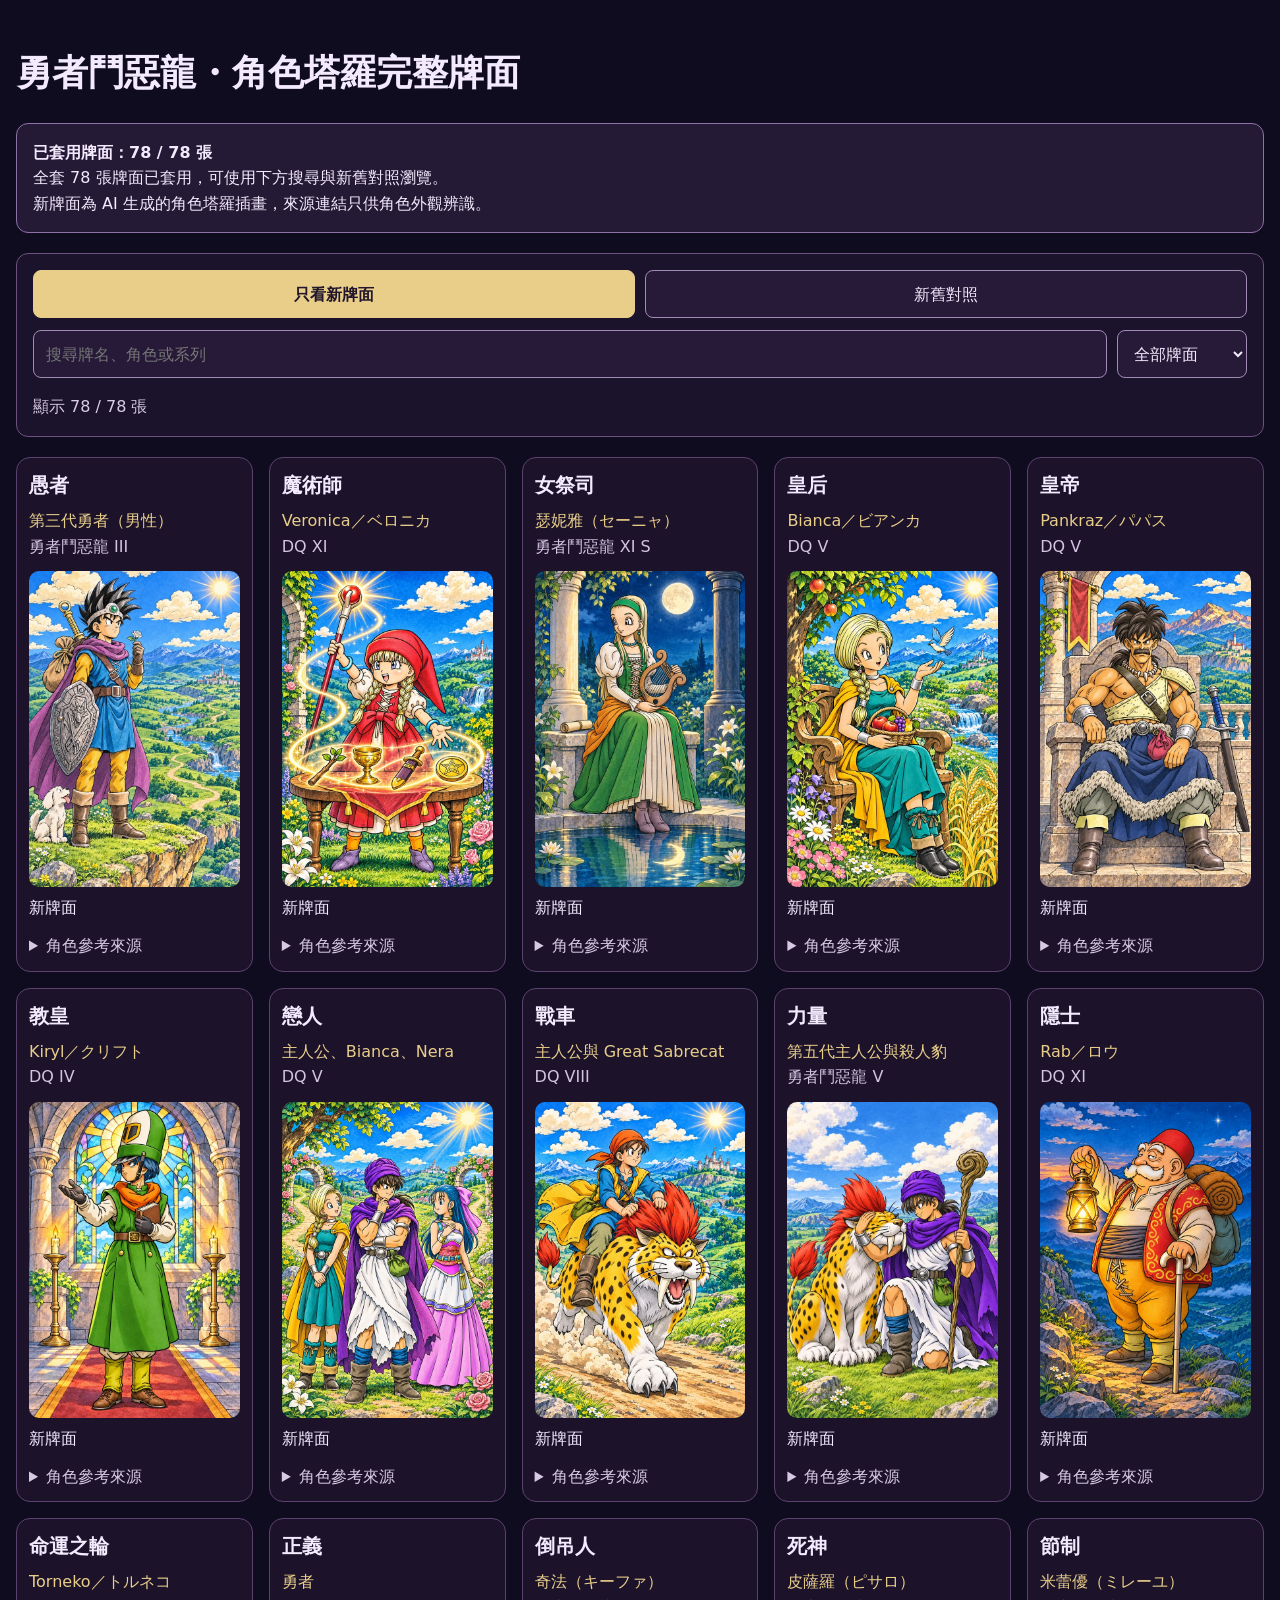
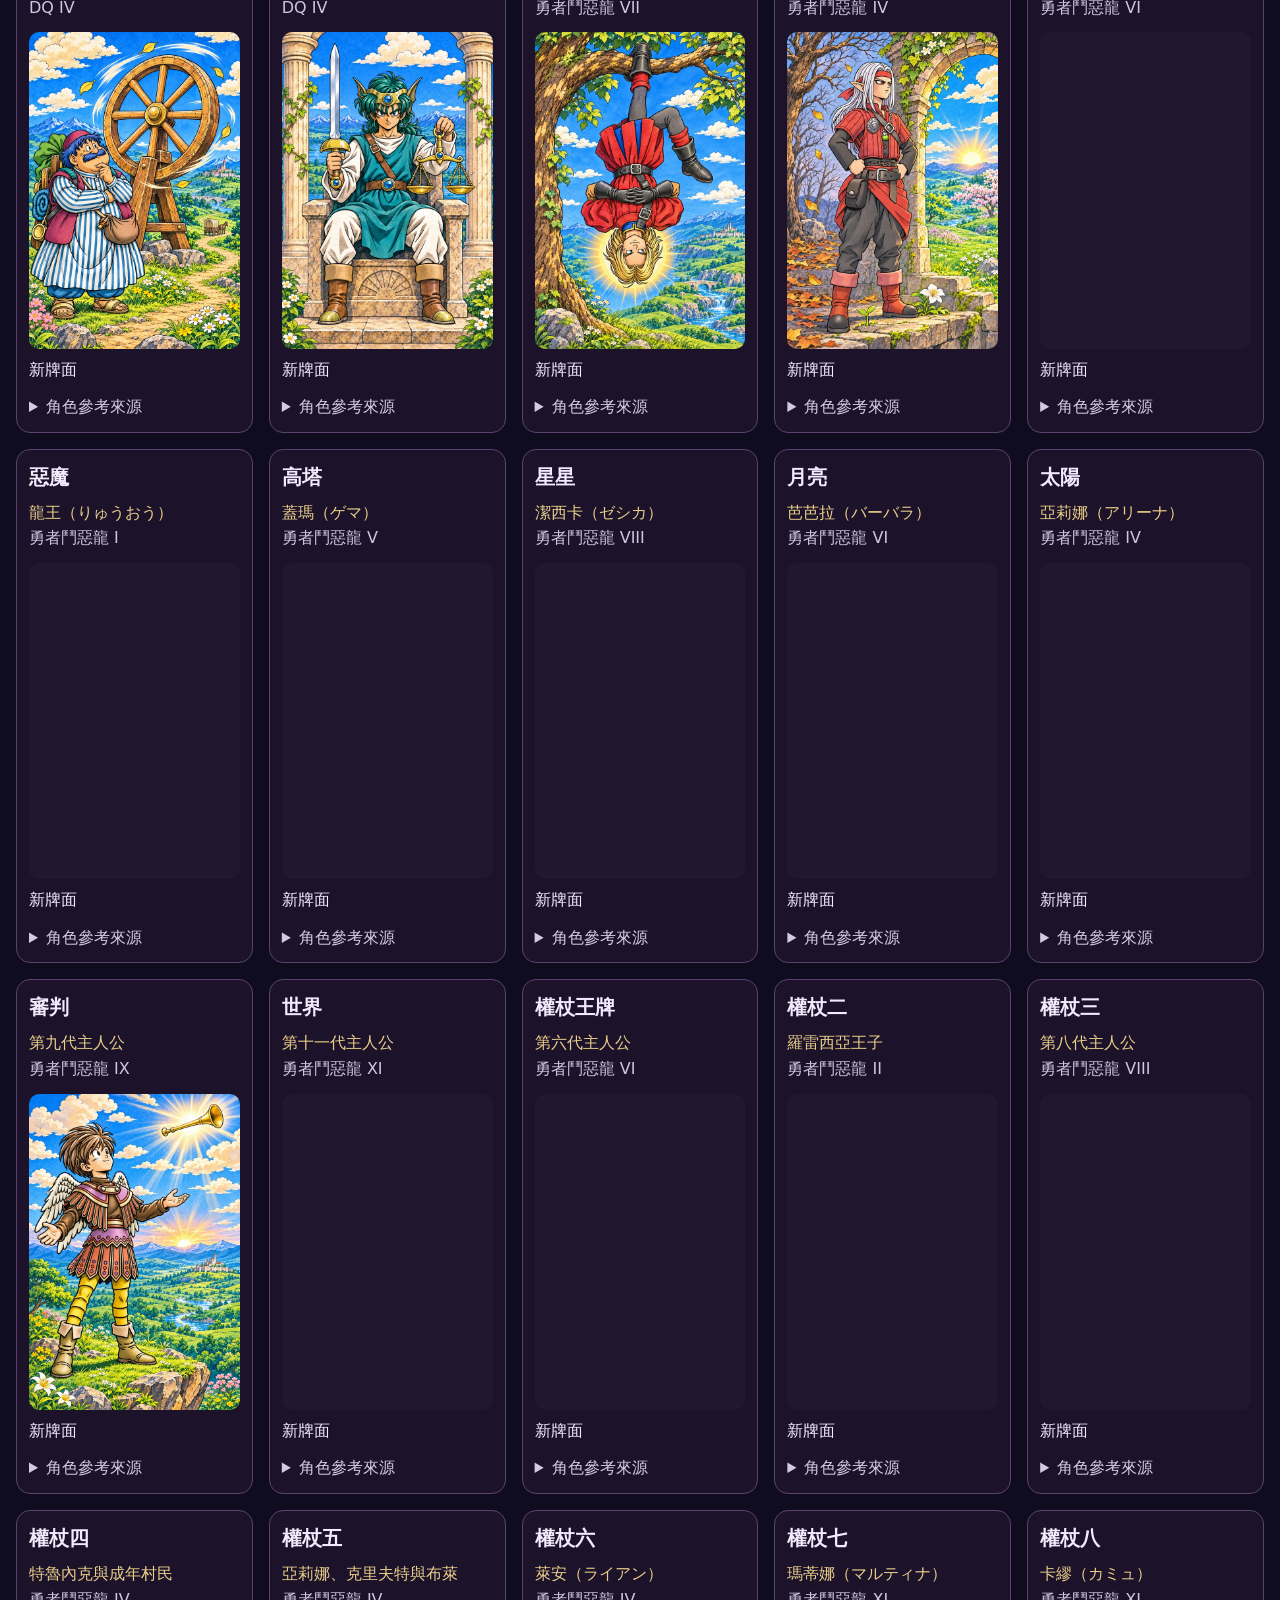
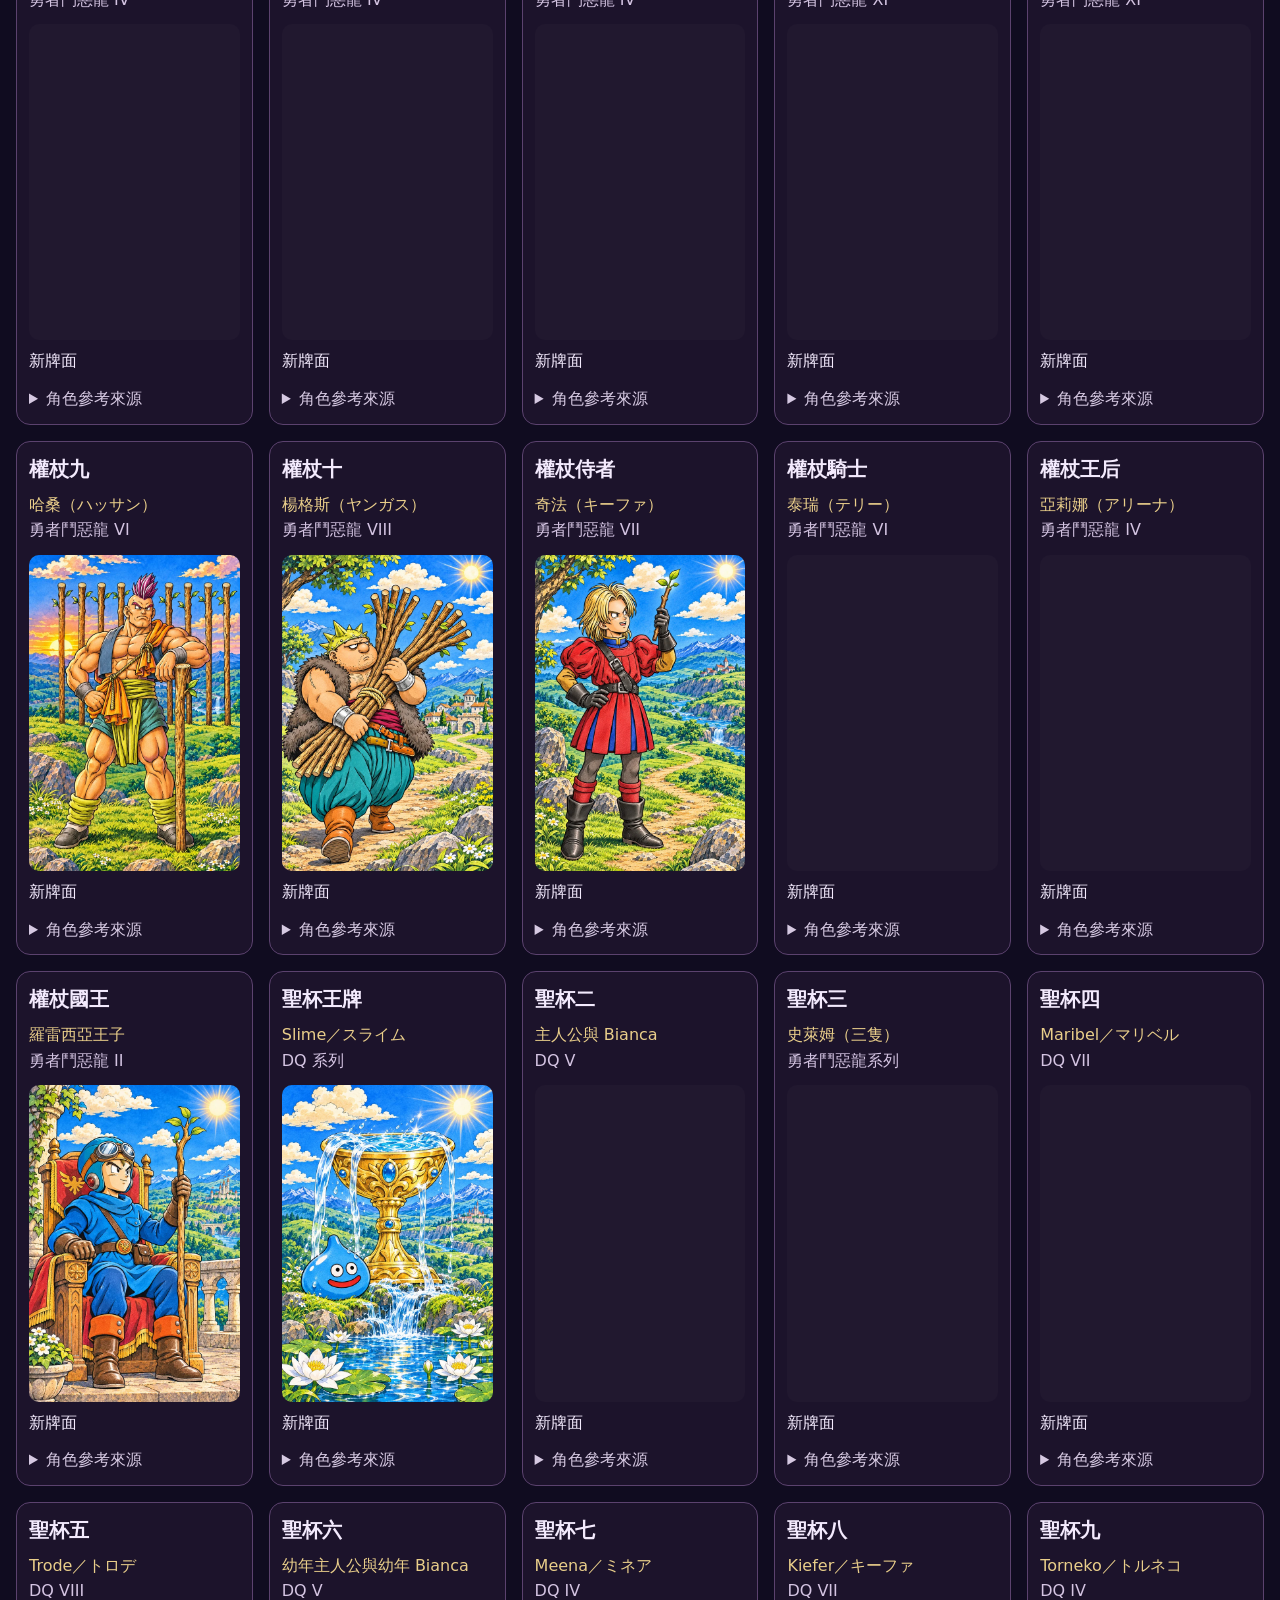
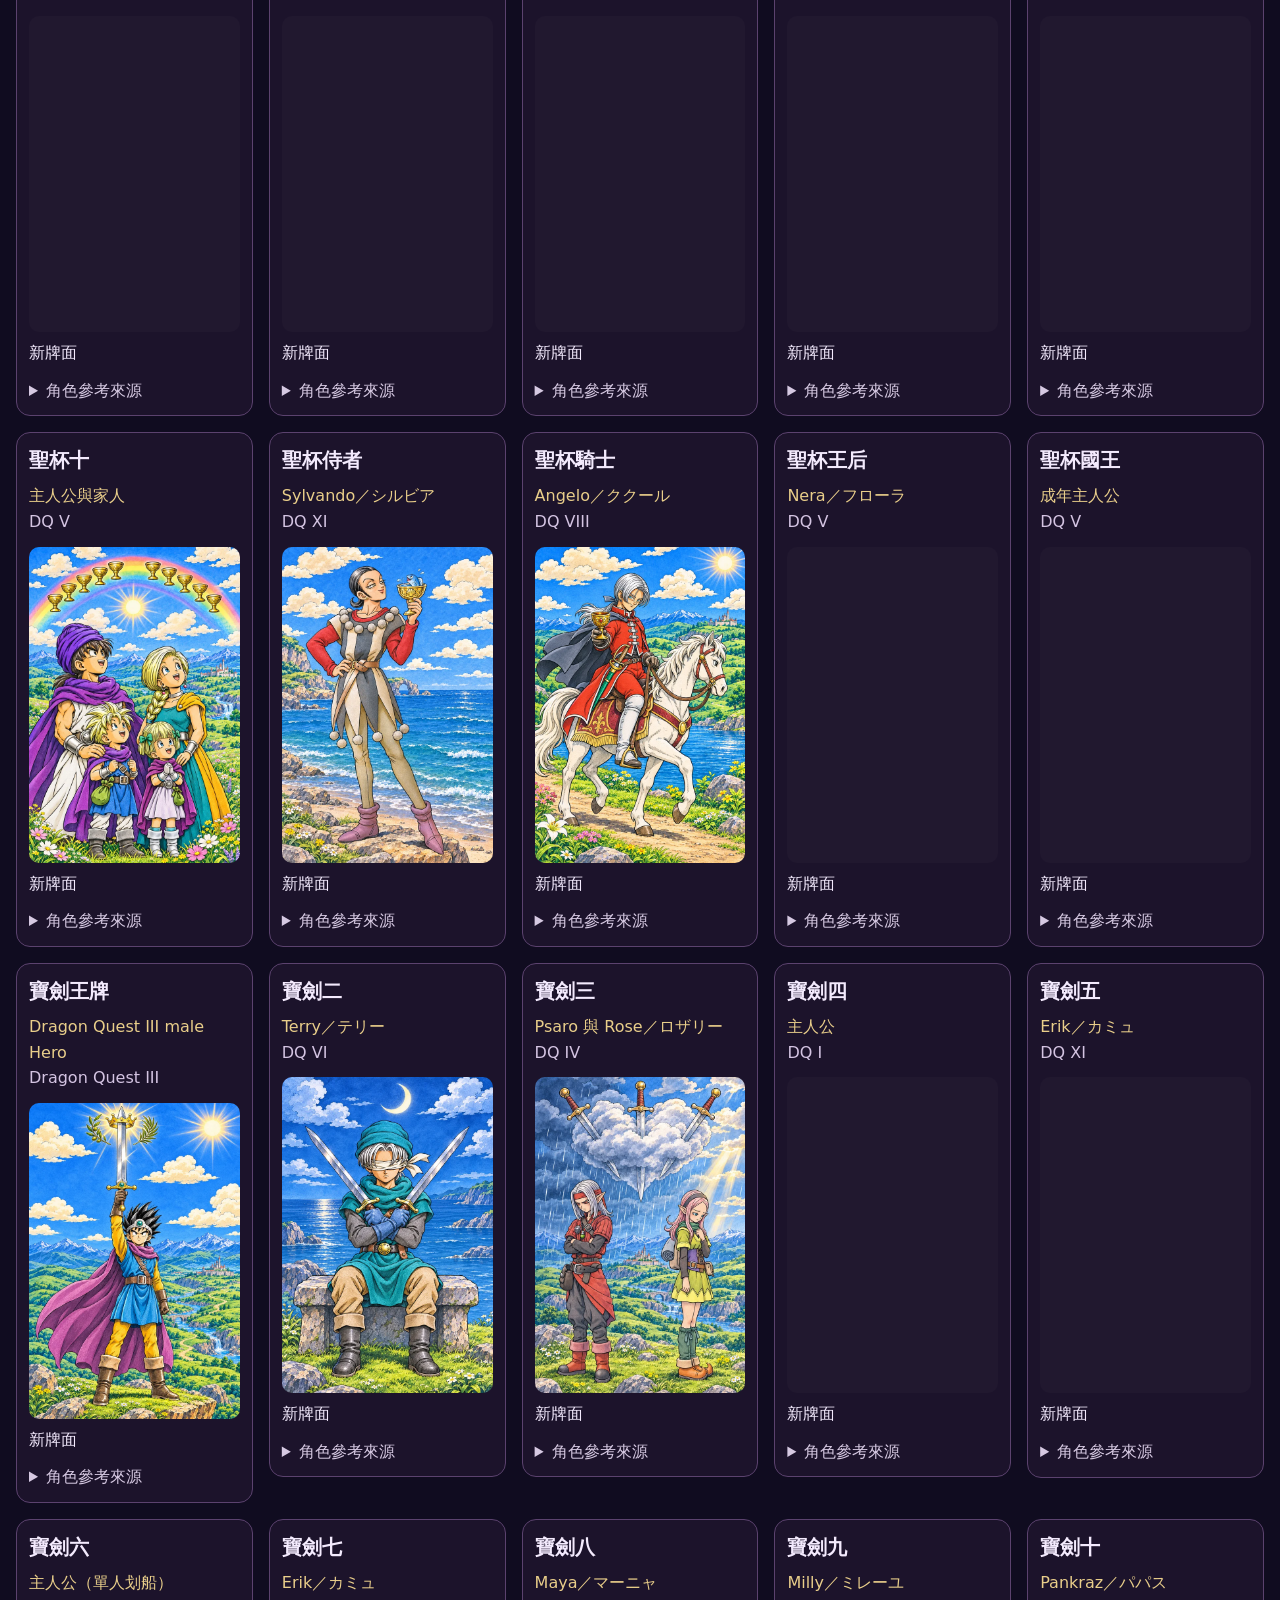
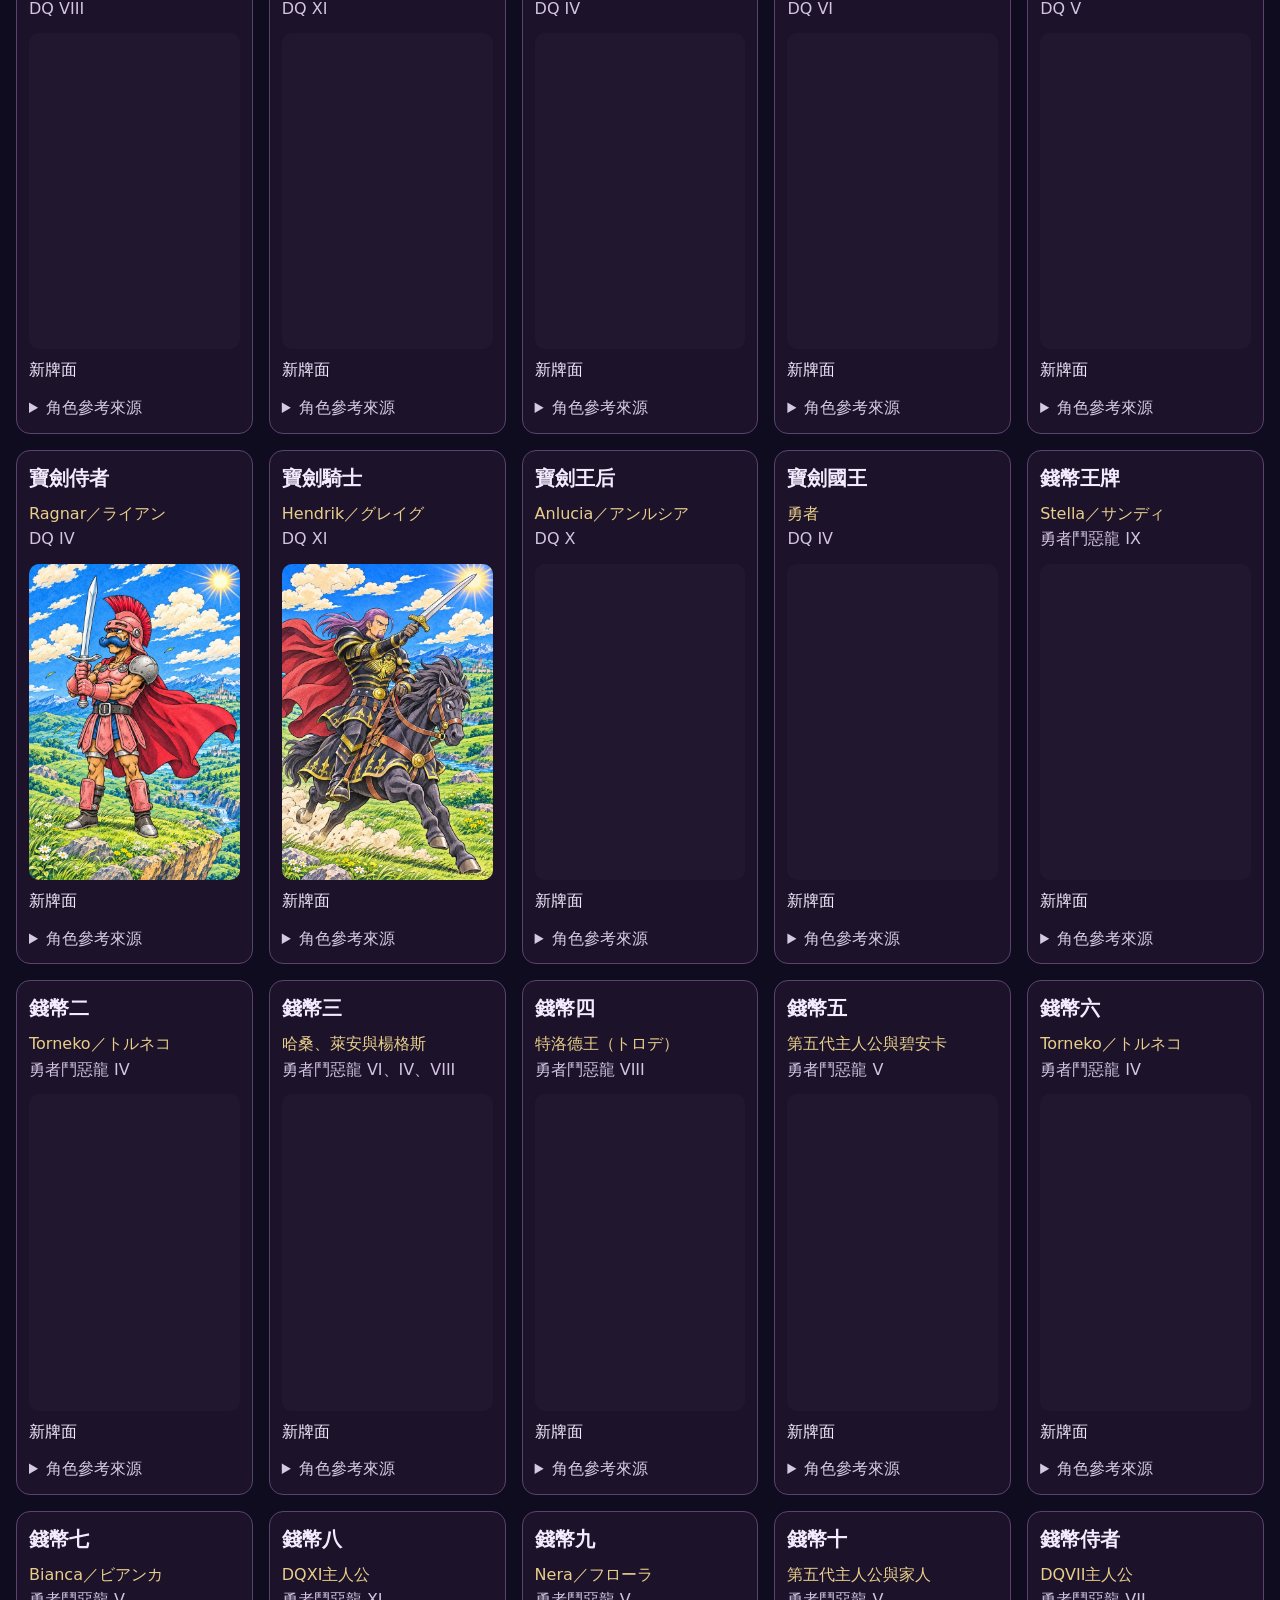
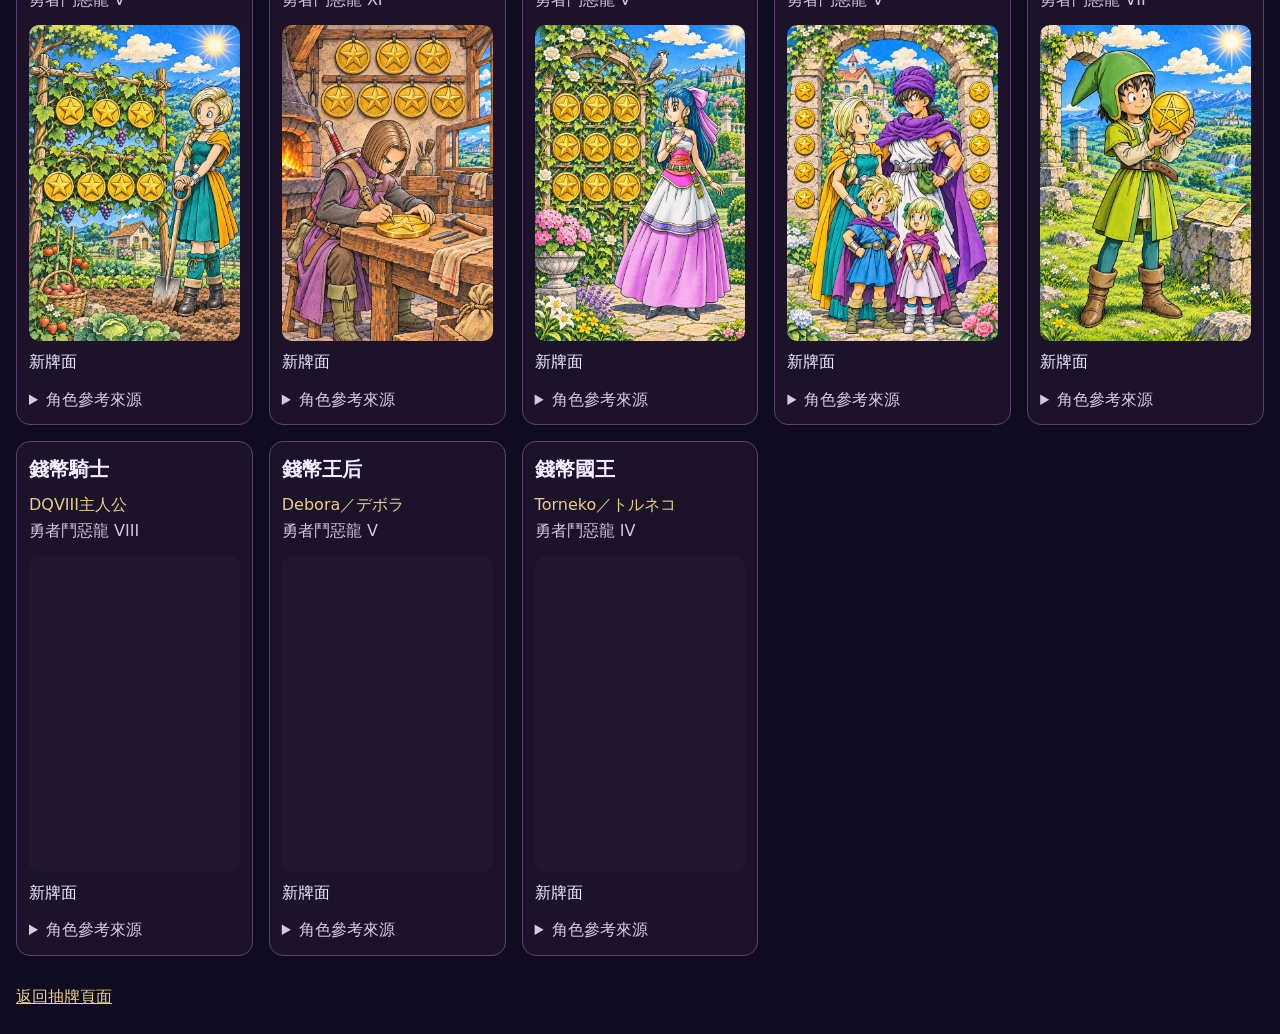
<file: output/card-deck/dq-heroes-v1/preview.html>
<!doctype html><html lang="zh-TW"><head><meta charset="utf-8"><meta name="viewport" content="width=device-width,initial-scale=1"><title>勇者鬥惡龍・角色塔羅完整牌面</title><style>
*{box-sizing:border-box}[hidden]{display:none!important}body{margin:0;padding:24px 16px;background:#100c20;color:#f3eafd;font:16px/1.6 system-ui,sans-serif}main{max-width:1280px;margin:auto}h1{font-size:clamp(24px,6vw,36px);line-height:1.4}h2{font-size:20px;line-height:1.5;margin:0 0 8px}.notice{padding:16px;border:1px solid #8e72a6;border-radius:12px;background:#251a36}.controls{margin:20px 0;padding:16px;border:1px solid #6d527f;border-radius:12px;background:#1b122b}.view-controls,.filter-controls{display:flex;gap:10px;flex-wrap:wrap}.filter-controls{margin-top:12px}button,input,select{font:inherit;min-height:48px;border:1px solid #a18ab4;border-radius:8px;padding:10px 12px;color:#f3eafd;background:#261a38}button{flex:1;cursor:pointer}button[aria-pressed="true"]{background:#e9ce8a;color:#21162c;border-color:#e9ce8a;font-weight:700}input{flex:1;min-width:150px;width:100%}select{min-width:130px}button:focus-visible,input:focus-visible,select:focus-visible,a:focus-visible,summary:focus-visible{outline:3px solid #e9ce8a;outline-offset:3px}.filter-label{display:block;margin-bottom:6px}.cards{display:grid;grid-template-columns:repeat(auto-fill,minmax(200px,1fr));gap:16px;align-items:start}.card{padding:12px;min-width:0;border:1px solid #5b426e;border-radius:14px;background:#1c132b}.character{margin:0 0 12px;color:#e9ce8a;overflow-wrap:anywhere}.character span{color:#d4c4e2}.pair{display:grid;grid-template-columns:minmax(0,1fr);gap:16px}figure{margin:0;min-width:0}img,.pending{display:block;width:100%;aspect-ratio:2/3;object-fit:contain;background:#21182f;border-radius:10px}.pending{display:grid;place-items:center;color:#cfbfdf;border:1px dashed #8e72a6;text-align:center}.original{display:none}figcaption{font-size:16px;margin-top:8px}a{color:#e9ce8a}.art-link{display:block}.references{margin-top:12px;color:#d6c9e2}.references summary{cursor:pointer}p{overflow-wrap:anywhere}.view-compare .cards{grid-template-columns:repeat(auto-fill,minmax(440px,1fr))}.view-compare .original{display:block}.view-compare .pair{grid-template-columns:repeat(2,minmax(0,1fr))}.count{margin-bottom:0;color:#d9cce4}footer{margin-top:28px}.empty{padding:20px;border:1px dashed #8e72a6;border-radius:12px}
@media(max-width:600px){.cards{grid-template-columns:repeat(2,minmax(0,1fr));gap:12px}.card{padding:8px}h2{font-size:18px}.view-compare .cards,.view-compare .pair{grid-template-columns:minmax(0,1fr)}.view-compare .card{padding:12px}.controls{padding:12px}button{padding:10px 8px}.character{line-height:1.5}.references summary{overflow-wrap:anywhere}}
</style></head><body class="view-new"><main><h1>勇者鬥惡龍・角色塔羅完整牌面</h1><p class="notice"><strong>已套用牌面：78 / 78 張</strong><br>全套 78 張牌面已套用，可使用下方搜尋與新舊對照瀏覽。<br>新牌面為 AI 生成的角色塔羅插畫，來源連結只供角色外觀辨識。</p><section class="controls" aria-label="牌面瀏覽設定"><div class="view-controls" role="group" aria-label="顯示方式"><button type="button" data-view="new" aria-pressed="true">只看新牌面</button><button type="button" data-view="compare" aria-pressed="false">新舊對照</button></div><div class="filter-controls"><input id="search" type="search" placeholder="搜尋牌名、角色或系列" aria-label="搜尋牌名、角色或系列"><select id="status" aria-label="完成狀態"><option value="all">全部牌面</option><option value="ready">已完成牌面</option><option value="pending">待製作</option></select></div><p class="count" id="visibleCount" role="status"></p></section><div class="cards" id="cards"><article class="card" data-ready="true" data-search="愚者 the fool 第三代勇者（男性） 勇者鬥惡龍 iii"><h2>愚者</h2><p class="character">第三代勇者（男性）<br><span>勇者鬥惡龍 III</span></p><div class="pair"><figure class="original"><img src="../../../images/cards/0.webp" alt="愚者更新前牌面" loading="lazy" decoding="async"><figcaption>更新前牌面</figcaption></figure><figure><a class="art-link" href="../../../images/cards/dq-heroes-v1/card-00.webp?v=daa796c7b122" target="_blank" rel="noopener" aria-label="放大愚者新牌面"><img src="../../../images/cards/dq-heroes-v1/card-00.webp?v=daa796c7b122" alt="愚者新牌面" loading="lazy" decoding="async"></a><figcaption>新牌面</figcaption></figure></div><details class="references"><summary>角色參考來源</summary><p><a href="https://www.dragonquest.jp/roto-trilogy/dq3/character/index.html" target="_blank" rel="noopener noreferrer">參考 1</a>、<a href="https://www.dragonquest.jp/roto-trilogy/dq3/character/_img/player/chara_a.png" target="_blank" rel="noopener noreferrer">參考 2</a></p></details></article><article class="card" data-ready="true" data-search="魔術師 the magician veronica／ベロニカ dq xi"><h2>魔術師</h2><p class="character">Veronica／ベロニカ<br><span>DQ XI</span></p><div class="pair"><figure class="original"><img src="../../../images/cards/1.webp" alt="魔術師更新前牌面" loading="lazy" decoding="async"><figcaption>更新前牌面</figcaption></figure><figure><a class="art-link" href="../../../images/cards/dq-heroes-v1/card-01.webp?v=2c814f0a2329" target="_blank" rel="noopener" aria-label="放大魔術師新牌面"><img src="../../../images/cards/dq-heroes-v1/card-01.webp?v=2c814f0a2329" alt="魔術師新牌面" loading="lazy" decoding="async"></a><figcaption>新牌面</figcaption></figure></div><details class="references"><summary>角色參考來源</summary><p><a href="https://www.dq11.jp/s/pf/characters/_img/veronica/chara_2d_sp.png" target="_blank" rel="noopener noreferrer">參考 1</a>、<a href="https://www.dq11.jp/s/pf/characters/veronica.html" target="_blank" rel="noopener noreferrer">參考 2</a></p></details></article><article class="card" data-ready="true" data-search="女祭司 the high priestess 瑟妮雅（セーニャ） 勇者鬥惡龍 xi s"><h2>女祭司</h2><p class="character">瑟妮雅（セーニャ）<br><span>勇者鬥惡龍 XI S</span></p><div class="pair"><figure class="original"><img src="../../../images/cards/2.webp" alt="女祭司更新前牌面" loading="lazy" decoding="async"><figcaption>更新前牌面</figcaption></figure><figure><a class="art-link" href="../../../images/cards/dq-heroes-v1/card-02.webp?v=1a7294e850b0" target="_blank" rel="noopener" aria-label="放大女祭司新牌面"><img src="../../../images/cards/dq-heroes-v1/card-02.webp?v=1a7294e850b0" alt="女祭司新牌面" loading="lazy" decoding="async"></a><figcaption>新牌面</figcaption></figure></div><details class="references"><summary>角色參考來源</summary><p><a href="https://www.dq11.jp/s/pf/characters/senya.html" target="_blank" rel="noopener noreferrer">參考 1</a>、<a href="https://www.dq11.jp/s/pf/characters/_img/senya/chara_2d_sp.png" target="_blank" rel="noopener noreferrer">參考 2</a></p></details></article><article class="card" data-ready="true" data-search="皇后 the empress bianca／ビアンカ dq v"><h2>皇后</h2><p class="character">Bianca／ビアンカ<br><span>DQ V</span></p><div class="pair"><figure class="original"><img src="../../../images/cards/3.webp" alt="皇后更新前牌面" loading="lazy" decoding="async"><figcaption>更新前牌面</figcaption></figure><figure><a class="art-link" href="../../../images/cards/dq-heroes-v1/card-03.webp?v=bd24976bc3a1" target="_blank" rel="noopener" aria-label="放大皇后新牌面"><img src="../../../images/cards/dq-heroes-v1/card-03.webp?v=bd24976bc3a1" alt="皇后新牌面" loading="lazy" decoding="async"></a><figcaption>新牌面</figcaption></figure></div><details class="references"><summary>角色參考來源</summary><p><a href="https://www.jp.square-enix.com/dqsp/dq5/images/bianca_illust.png" target="_blank" rel="noopener noreferrer">參考 1</a>、<a href="https://www.jp.square-enix.com/dqsp/dq5/" target="_blank" rel="noopener noreferrer">參考 2</a></p></details></article><article class="card" data-ready="true" data-search="皇帝 the emperor pankraz／パパス dq v"><h2>皇帝</h2><p class="character">Pankraz／パパス<br><span>DQ V</span></p><div class="pair"><figure class="original"><img src="../../../images/cards/4.webp" alt="皇帝更新前牌面" loading="lazy" decoding="async"><figcaption>更新前牌面</figcaption></figure><figure><a class="art-link" href="../../../images/cards/dq-heroes-v1/card-04.webp?v=d7093648e69b" target="_blank" rel="noopener" aria-label="放大皇帝新牌面"><img src="../../../images/cards/dq-heroes-v1/card-04.webp?v=d7093648e69b" alt="皇帝新牌面" loading="lazy" decoding="async"></a><figcaption>新牌面</figcaption></figure></div><details class="references"><summary>角色參考來源</summary><p><a href="https://www.jp.square-enix.com/dqsp/dq5/images/papas_illust.png" target="_blank" rel="noopener noreferrer">參考 1</a>、<a href="https://www.jp.square-enix.com/dqsp/dq5/" target="_blank" rel="noopener noreferrer">參考 2</a></p></details></article><article class="card" data-ready="true" data-search="教皇 the hierophant kiryl／クリフト dq iv"><h2>教皇</h2><p class="character">Kiryl／クリフト<br><span>DQ IV</span></p><div class="pair"><figure class="original"><img src="../../../images/cards/5.webp" alt="教皇更新前牌面" loading="lazy" decoding="async"><figcaption>更新前牌面</figcaption></figure><figure><a class="art-link" href="../../../images/cards/dq-heroes-v1/card-05.webp?v=a437a8442502" target="_blank" rel="noopener" aria-label="放大教皇新牌面"><img src="../../../images/cards/dq-heroes-v1/card-05.webp?v=a437a8442502" alt="教皇新牌面" loading="lazy" decoding="async"></a><figcaption>新牌面</figcaption></figure></div><details class="references"><summary>角色參考來源</summary><p><a href="https://www.jp.square-enix.com/dqsp/dq4/assets/story/images/chara_krift.png" target="_blank" rel="noopener noreferrer">參考 1</a>、<a href="https://www.jp.square-enix.com/dqsp/dq4/assets/story/index.html" target="_blank" rel="noopener noreferrer">參考 2</a></p></details></article><article class="card" data-ready="true" data-search="戀人 the lovers 主人公、bianca、nera dq v"><h2>戀人</h2><p class="character">主人公、Bianca、Nera<br><span>DQ V</span></p><div class="pair"><figure class="original"><img src="../../../images/cards/6.webp" alt="戀人更新前牌面" loading="lazy" decoding="async"><figcaption>更新前牌面</figcaption></figure><figure><a class="art-link" href="../../../images/cards/dq-heroes-v1/card-06.webp?v=eaf1bb0388e5" target="_blank" rel="noopener" aria-label="放大戀人新牌面"><img src="../../../images/cards/dq-heroes-v1/card-06.webp?v=eaf1bb0388e5" alt="戀人新牌面" loading="lazy" decoding="async"></a><figcaption>新牌面</figcaption></figure></div><details class="references"><summary>角色參考來源</summary><p><a href="https://www.jp.square-enix.com/dqsp/dq5/images/hero_illust.png" target="_blank" rel="noopener noreferrer">參考 1</a>、<a href="https://www.jp.square-enix.com/dqsp/dq5/" target="_blank" rel="noopener noreferrer">參考 2</a>、<a href="https://www.jp.square-enix.com/dqsp/dq5/images/bianca_illust.png" target="_blank" rel="noopener noreferrer">參考 3</a>、<a href="https://www.jp.square-enix.com/dqsp/dq5/images/flora_illust.png" target="_blank" rel="noopener noreferrer">參考 4</a></p></details></article><article class="card" data-ready="true" data-search="戰車 the chariot 主人公與 great sabrecat dq viii"><h2>戰車</h2><p class="character">主人公與 Great Sabrecat<br><span>DQ VIII</span></p><div class="pair"><figure class="original"><img src="../../../images/cards/7.webp" alt="戰車更新前牌面" loading="lazy" decoding="async"><figcaption>更新前牌面</figcaption></figure><figure><a class="art-link" href="../../../images/cards/dq-heroes-v1/card-07.webp?v=d50734c3d652" target="_blank" rel="noopener" aria-label="放大戰車新牌面"><img src="../../../images/cards/dq-heroes-v1/card-07.webp?v=d50734c3d652" alt="戰車新牌面" loading="lazy" decoding="async"></a><figcaption>新牌面</figcaption></figure></div><details class="references"><summary>角色參考來源</summary><p><a href="https://www.jp.square-enix.com/dqsp/dq8/assets/characters/images/character_hero.png" target="_blank" rel="noopener noreferrer">參考 1</a>、<a href="https://www.jp.square-enix.com/dqsp/dq8/" target="_blank" rel="noopener noreferrer">參考 2</a>、<a href="https://blog.jp.square-enix.com/dqmbs/PR_MO-094_%E3%82%AD%E3%83%A9%E3%83%BC%E3%83%91%E3%83%B3%E3%82%B5%E3%83%BC.jpg" target="_blank" rel="noopener noreferrer">參考 3</a>、<a href="https://blog.jp.square-enix.com/dqmbs/2016/10/post-60.html" target="_blank" rel="noopener noreferrer">參考 4</a></p></details></article><article class="card" data-ready="true" data-search="力量 strength 第五代主人公與殺人豹 勇者鬥惡龍 v"><h2>力量</h2><p class="character">第五代主人公與殺人豹<br><span>勇者鬥惡龍 V</span></p><div class="pair"><figure class="original"><img src="../../../images/cards/8.webp" alt="力量更新前牌面" loading="lazy" decoding="async"><figcaption>更新前牌面</figcaption></figure><figure><a class="art-link" href="../../../images/cards/dq-heroes-v1/card-08.webp?v=709ec452418d" target="_blank" rel="noopener" aria-label="放大力量新牌面"><img src="../../../images/cards/dq-heroes-v1/card-08.webp?v=709ec452418d" alt="力量新牌面" loading="lazy" decoding="async"></a><figcaption>新牌面</figcaption></figure></div><details class="references"><summary>角色參考來源</summary><p><a href="https://www.jp.square-enix.com/dqsp/dq5/" target="_blank" rel="noopener noreferrer">參考 1</a>、<a href="https://www.jp.square-enix.com/dqsp/dq5/images/hero_illust.png" target="_blank" rel="noopener noreferrer">參考 2</a>、<a href="https://www.jp.square-enix.com/dqsp/dq5/images/main_visual.png" target="_blank" rel="noopener noreferrer">參考 3</a>、<a href="https://blog.jp.square-enix.com/dqmbs/2016/10/post-60.html" target="_blank" rel="noopener noreferrer">參考 4</a>、<a href="https://blog.jp.square-enix.com/dqmbs/PR_MO-094_%E3%82%AD%E3%83%A9%E3%83%BC%E3%83%91%E3%83%B3%E3%82%B5%E3%83%BC.jpg" target="_blank" rel="noopener noreferrer">參考 5</a></p></details></article><article class="card" data-ready="true" data-search="隱士 the hermit rab／ロウ dq xi"><h2>隱士</h2><p class="character">Rab／ロウ<br><span>DQ XI</span></p><div class="pair"><figure class="original"><img src="../../../images/cards/9.webp" alt="隱士更新前牌面" loading="lazy" decoding="async"><figcaption>更新前牌面</figcaption></figure><figure><a class="art-link" href="../../../images/cards/dq-heroes-v1/card-09.webp?v=4176fe73847d" target="_blank" rel="noopener" aria-label="放大隱士新牌面"><img src="../../../images/cards/dq-heroes-v1/card-09.webp?v=4176fe73847d" alt="隱士新牌面" loading="lazy" decoding="async"></a><figcaption>新牌面</figcaption></figure></div><details class="references"><summary>角色參考來源</summary><p><a href="https://www.dq11.jp/s/pf/characters/_img/row/chara_2d_sp.png" target="_blank" rel="noopener noreferrer">參考 1</a>、<a href="https://www.dq11.jp/s/pf/characters/row.html" target="_blank" rel="noopener noreferrer">參考 2</a></p></details></article><article class="card" data-ready="true" data-search="命運之輪 wheel of fortune torneko／トルネコ dq iv"><h2>命運之輪</h2><p class="character">Torneko／トルネコ<br><span>DQ IV</span></p><div class="pair"><figure class="original"><img src="../../../images/cards/10.webp" alt="命運之輪更新前牌面" loading="lazy" decoding="async"><figcaption>更新前牌面</figcaption></figure><figure><a class="art-link" href="../../../images/cards/dq-heroes-v1/card-10.webp?v=3c934147866e" target="_blank" rel="noopener" aria-label="放大命運之輪新牌面"><img src="../../../images/cards/dq-heroes-v1/card-10.webp?v=3c934147866e" alt="命運之輪新牌面" loading="lazy" decoding="async"></a><figcaption>新牌面</figcaption></figure></div><details class="references"><summary>角色參考來源</summary><p><a href="https://www.jp.square-enix.com/dqsp/dq4/assets/story/images/chara_torneco.png" target="_blank" rel="noopener noreferrer">參考 1</a>、<a href="https://www.jp.square-enix.com/dqsp/dq4/assets/story/index.html" target="_blank" rel="noopener noreferrer">參考 2</a></p></details></article><article class="card" data-ready="true" data-search="正義 justice 勇者 dq iv"><h2>正義</h2><p class="character">勇者<br><span>DQ IV</span></p><div class="pair"><figure class="original"><img src="../../../images/cards/11.webp" alt="正義更新前牌面" loading="lazy" decoding="async"><figcaption>更新前牌面</figcaption></figure><figure><a class="art-link" href="../../../images/cards/dq-heroes-v1/card-11.webp?v=22af0c4a3d7f" target="_blank" rel="noopener" aria-label="放大正義新牌面"><img src="../../../images/cards/dq-heroes-v1/card-11.webp?v=22af0c4a3d7f" alt="正義新牌面" loading="lazy" decoding="async"></a><figcaption>新牌面</figcaption></figure></div><details class="references"><summary>角色參考來源</summary><p><a href="https://www.jp.square-enix.com/dqsp/dq4/assets/story/images/chara_hero_male.png" target="_blank" rel="noopener noreferrer">參考 1</a>、<a href="https://www.jp.square-enix.com/dqsp/dq4/assets/story/index.html" target="_blank" rel="noopener noreferrer">參考 2</a></p></details></article><article class="card" data-ready="true" data-search="倒吊人 the hanged man 奇法（キーファ） 勇者鬥惡龍 vii"><h2>倒吊人</h2><p class="character">奇法（キーファ）<br><span>勇者鬥惡龍 VII</span></p><div class="pair"><figure class="original"><img src="../../../images/cards/12.webp" alt="倒吊人更新前牌面" loading="lazy" decoding="async"><figcaption>更新前牌面</figcaption></figure><figure><a class="art-link" href="../../../images/cards/dq-heroes-v1/card-12.webp?v=1b5a28bd8046" target="_blank" rel="noopener" aria-label="放大倒吊人新牌面"><img src="../../../images/cards/dq-heroes-v1/card-12.webp?v=1b5a28bd8046" alt="倒吊人新牌面" loading="lazy" decoding="async"></a><figcaption>新牌面</figcaption></figure></div><details class="references"><summary>角色參考來源</summary><p><a href="https://www.jp.square-enix.com/dqsp/dq7/story/images/kifa_body.jpg" target="_blank" rel="noopener noreferrer">參考 1</a>、<a href="https://www.jp.square-enix.com/dqsp/dq7/story/" target="_blank" rel="noopener noreferrer">參考 2</a></p></details></article><article class="card" data-ready="true" data-search="死神 death 皮薩羅（ピサロ） 勇者鬥惡龍 iv"><h2>死神</h2><p class="character">皮薩羅（ピサロ）<br><span>勇者鬥惡龍 IV</span></p><div class="pair"><figure class="original"><img src="../../../images/cards/13.webp" alt="死神更新前牌面" loading="lazy" decoding="async"><figcaption>更新前牌面</figcaption></figure><figure><a class="art-link" href="../../../images/cards/dq-heroes-v1/card-13.webp?v=87403025fcbe" target="_blank" rel="noopener" aria-label="放大死神新牌面"><img src="../../../images/cards/dq-heroes-v1/card-13.webp?v=87403025fcbe" alt="死神新牌面" loading="lazy" decoding="async"></a><figcaption>新牌面</figcaption></figure></div><details class="references"><summary>角色參考來源</summary><p><a href="https://cache-www.dragonquest.jp/monsters3/characters/_img/psaro/chara_full.png" target="_blank" rel="noopener noreferrer">參考 1</a>、<a href="https://www.dragonquest.jp/monsters3/characters/index.html" target="_blank" rel="noopener noreferrer">參考 2</a></p></details></article><article class="card" data-ready="true" data-search="節制 temperance 米蕾優（ミレーユ） 勇者鬥惡龍 vi"><h2>節制</h2><p class="character">米蕾優（ミレーユ）<br><span>勇者鬥惡龍 VI</span></p><div class="pair"><figure class="original"><img src="../../../images/cards/14.webp" alt="節制更新前牌面" loading="lazy" decoding="async"><figcaption>更新前牌面</figcaption></figure><figure><a class="art-link" href="../../../images/cards/dq-heroes-v1/card-14.webp?v=5b0183f0552b" target="_blank" rel="noopener" aria-label="放大節制新牌面"><img src="../../../images/cards/dq-heroes-v1/card-14.webp?v=5b0183f0552b" alt="節制新牌面" loading="lazy" decoding="async"></a><figcaption>新牌面</figcaption></figure></div><details class="references"><summary>角色參考來源</summary><p><a href="https://www.jp.square-enix.com/dqsp/dq6/story/images/mireille_bg.jpg" target="_blank" rel="noopener noreferrer">參考 1</a>、<a href="https://www.jp.square-enix.com/dqsp/dq6/story/" target="_blank" rel="noopener noreferrer">參考 2</a></p></details></article><article class="card" data-ready="true" data-search="惡魔 the devil 龍王（りゅうおう） 勇者鬥惡龍 i"><h2>惡魔</h2><p class="character">龍王（りゅうおう）<br><span>勇者鬥惡龍 I</span></p><div class="pair"><figure class="original"><img src="../../../images/cards/15.webp" alt="惡魔更新前牌面" loading="lazy" decoding="async"><figcaption>更新前牌面</figcaption></figure><figure><a class="art-link" href="../../../images/cards/dq-heroes-v1/card-15.webp?v=dd78808b7898" target="_blank" rel="noopener" aria-label="放大惡魔新牌面"><img src="../../../images/cards/dq-heroes-v1/card-15.webp?v=dd78808b7898" alt="惡魔新牌面" loading="lazy" decoding="async"></a><figcaption>新牌面</figcaption></figure></div><details class="references"><summary>角色參考來源</summary><p><a href="https://cache.sqex-bridge.jp/img/4d7f8ce49cf9c3a0fe737aa7275897814ff4f713c3ae0b5d0784dc15be1872e9b" target="_blank" rel="noopener noreferrer">參考 1</a>、<a href="https://cache.sqex-bridge.jp/guest/information/97263" target="_blank" rel="noopener noreferrer">參考 2</a></p></details></article><article class="card" data-ready="true" data-search="高塔 the tower 蓋瑪（ゲマ） 勇者鬥惡龍 v"><h2>高塔</h2><p class="character">蓋瑪（ゲマ）<br><span>勇者鬥惡龍 V</span></p><div class="pair"><figure class="original"><img src="../../../images/cards/16.webp" alt="高塔更新前牌面" loading="lazy" decoding="async"><figcaption>更新前牌面</figcaption></figure><figure><a class="art-link" href="../../../images/cards/dq-heroes-v1/card-16.webp?v=9fd3d99a1e50" target="_blank" rel="noopener" aria-label="放大高塔新牌面"><img src="../../../images/cards/dq-heroes-v1/card-16.webp?v=9fd3d99a1e50" alt="高塔新牌面" loading="lazy" decoding="async"></a><figcaption>新牌面</figcaption></figure></div><details class="references"><summary>角色參考來源</summary><p><a href="https://cache.sqex-bridge.jp/img/d051c67ac7d06edea5de090f720d14feb4174dceb8c49c97e4881fb193f91df8b" target="_blank" rel="noopener noreferrer">參考 1</a>、<a href="https://cache.sqex-bridge.jp/jp/ja/guest/information/91840" target="_blank" rel="noopener noreferrer">參考 2</a></p></details></article><article class="card" data-ready="true" data-search="星星 the star 潔西卡（ゼシカ） 勇者鬥惡龍 viii"><h2>星星</h2><p class="character">潔西卡（ゼシカ）<br><span>勇者鬥惡龍 VIII</span></p><div class="pair"><figure class="original"><img src="../../../images/cards/17.webp" alt="星星更新前牌面" loading="lazy" decoding="async"><figcaption>更新前牌面</figcaption></figure><figure><a class="art-link" href="../../../images/cards/dq-heroes-v1/card-17.webp?v=67d6c73c68ba" target="_blank" rel="noopener" aria-label="放大星星新牌面"><img src="../../../images/cards/dq-heroes-v1/card-17.webp?v=67d6c73c68ba" alt="星星新牌面" loading="lazy" decoding="async"></a><figcaption>新牌面</figcaption></figure></div><details class="references"><summary>角色參考來源</summary><p><a href="https://www.jp.square-enix.com/dqsp/dq8/assets/characters/images/character_jessica.png" target="_blank" rel="noopener noreferrer">參考 1</a>、<a href="https://www.jp.square-enix.com/dqsp/dq8/" target="_blank" rel="noopener noreferrer">參考 2</a></p></details></article><article class="card" data-ready="true" data-search="月亮 the moon 芭芭拉（バーバラ） 勇者鬥惡龍 vi"><h2>月亮</h2><p class="character">芭芭拉（バーバラ）<br><span>勇者鬥惡龍 VI</span></p><div class="pair"><figure class="original"><img src="../../../images/cards/18.webp" alt="月亮更新前牌面" loading="lazy" decoding="async"><figcaption>更新前牌面</figcaption></figure><figure><a class="art-link" href="../../../images/cards/dq-heroes-v1/card-18.webp?v=02a6ac86284d" target="_blank" rel="noopener" aria-label="放大月亮新牌面"><img src="../../../images/cards/dq-heroes-v1/card-18.webp?v=02a6ac86284d" alt="月亮新牌面" loading="lazy" decoding="async"></a><figcaption>新牌面</figcaption></figure></div><details class="references"><summary>角色參考來源</summary><p><a href="https://www.jp.square-enix.com/dqsp/dq6/story/images/barbara_bg.jpg" target="_blank" rel="noopener noreferrer">參考 1</a>、<a href="https://www.jp.square-enix.com/dqsp/dq6/story/" target="_blank" rel="noopener noreferrer">參考 2</a></p></details></article><article class="card" data-ready="true" data-search="太陽 the sun 亞莉娜（アリーナ） 勇者鬥惡龍 iv"><h2>太陽</h2><p class="character">亞莉娜（アリーナ）<br><span>勇者鬥惡龍 IV</span></p><div class="pair"><figure class="original"><img src="../../../images/cards/19.webp" alt="太陽更新前牌面" loading="lazy" decoding="async"><figcaption>更新前牌面</figcaption></figure><figure><a class="art-link" href="../../../images/cards/dq-heroes-v1/card-19.webp?v=a62bc23f0472" target="_blank" rel="noopener" aria-label="放大太陽新牌面"><img src="../../../images/cards/dq-heroes-v1/card-19.webp?v=a62bc23f0472" alt="太陽新牌面" loading="lazy" decoding="async"></a><figcaption>新牌面</figcaption></figure></div><details class="references"><summary>角色參考來源</summary><p><a href="https://www.jp.square-enix.com/dqsp/dq4/assets/story/images/chara_arena.png" target="_blank" rel="noopener noreferrer">參考 1</a>、<a href="https://www.jp.square-enix.com/dqsp/dq4/assets/story/index.html" target="_blank" rel="noopener noreferrer">參考 2</a></p></details></article><article class="card" data-ready="true" data-search="審判 judgement 第九代主人公 勇者鬥惡龍 ix"><h2>審判</h2><p class="character">第九代主人公<br><span>勇者鬥惡龍 IX</span></p><div class="pair"><figure class="original"><img src="../../../images/cards/20.webp" alt="審判更新前牌面" loading="lazy" decoding="async"><figcaption>更新前牌面</figcaption></figure><figure><a class="art-link" href="../../../images/cards/dq-heroes-v1/card-20.webp?v=cbcab8de5e9d" target="_blank" rel="noopener" aria-label="放大審判新牌面"><img src="../../../images/cards/dq-heroes-v1/card-20.webp?v=cbcab8de5e9d" alt="審判新牌面" loading="lazy" decoding="async"></a><figcaption>新牌面</figcaption></figure></div><details class="references"><summary>角色參考來源</summary><p>第三方典藏來源，並非官方網站。<a href="https://www.creativeuncut.com/gallery-14/art/dq9-angel-main-player-male.jpg" target="_blank" rel="noopener noreferrer">參考 1</a>、<a href="https://www.creativeuncut.com/gallery-14/dq9-angel-main-player-male.html" target="_blank" rel="noopener noreferrer">參考 2</a></p></details></article><article class="card" data-ready="true" data-search="世界 the world 第十一代主人公 勇者鬥惡龍 xi"><h2>世界</h2><p class="character">第十一代主人公<br><span>勇者鬥惡龍 XI</span></p><div class="pair"><figure class="original"><img src="../../../images/cards/21.webp" alt="世界更新前牌面" loading="lazy" decoding="async"><figcaption>更新前牌面</figcaption></figure><figure><a class="art-link" href="../../../images/cards/dq-heroes-v1/card-21.webp?v=8c1372633aea" target="_blank" rel="noopener" aria-label="放大世界新牌面"><img src="../../../images/cards/dq-heroes-v1/card-21.webp?v=8c1372633aea" alt="世界新牌面" loading="lazy" decoding="async"></a><figcaption>新牌面</figcaption></figure></div><details class="references"><summary>角色參考來源</summary><p><a href="https://www.dq11.jp/s/pf/characters/_img/player/chara_2d_sp.png" target="_blank" rel="noopener noreferrer">參考 1</a>、<a href="https://www.dq11.jp/s/pf/characters/player.html" target="_blank" rel="noopener noreferrer">參考 2</a></p></details></article><article class="card" data-ready="true" data-search="權杖王牌 ace of wands 第六代主人公 勇者鬥惡龍 vi"><h2>權杖王牌</h2><p class="character">第六代主人公<br><span>勇者鬥惡龍 VI</span></p><div class="pair"><figure class="original"><img src="../../../images/cards/card_22.webp" alt="權杖王牌更新前牌面" loading="lazy" decoding="async"><figcaption>更新前牌面</figcaption></figure><figure><a class="art-link" href="../../../images/cards/dq-heroes-v1/card-22.webp?v=f8a70f58d711" target="_blank" rel="noopener" aria-label="放大權杖王牌新牌面"><img src="../../../images/cards/dq-heroes-v1/card-22.webp?v=f8a70f58d711" alt="權杖王牌新牌面" loading="lazy" decoding="async"></a><figcaption>新牌面</figcaption></figure></div><details class="references"><summary>角色參考來源</summary><p><a href="https://www.jp.square-enix.com/dqsp/dq6/story/images/hero_bg.jpg" target="_blank" rel="noopener noreferrer">參考 1</a>、<a href="https://www.jp.square-enix.com/dqsp/dq6/story/" target="_blank" rel="noopener noreferrer">參考 2</a></p></details></article><article class="card" data-ready="true" data-search="權杖二 two of wands 羅雷西亞王子 勇者鬥惡龍 ii"><h2>權杖二</h2><p class="character">羅雷西亞王子<br><span>勇者鬥惡龍 II</span></p><div class="pair"><figure class="original"><img src="../../../images/cards/card_23.webp" alt="權杖二更新前牌面" loading="lazy" decoding="async"><figcaption>更新前牌面</figcaption></figure><figure><a class="art-link" href="../../../images/cards/dq-heroes-v1/card-23.webp?v=b0a7d250f09e" target="_blank" rel="noopener" aria-label="放大權杖二新牌面"><img src="../../../images/cards/dq-heroes-v1/card-23.webp?v=b0a7d250f09e" alt="權杖二新牌面" loading="lazy" decoding="async"></a><figcaption>新牌面</figcaption></figure></div><details class="references"><summary>角色參考來源</summary><p><a href="https://www.jp.square-enix.com/dqsp/dq2/images/main_visual.jpg" target="_blank" rel="noopener noreferrer">參考 1</a>、<a href="https://www.jp.square-enix.com/dqsp/dq2/" target="_blank" rel="noopener noreferrer">參考 2</a></p></details></article><article class="card" data-ready="true" data-search="權杖三 three of wands 第八代主人公 勇者鬥惡龍 viii"><h2>權杖三</h2><p class="character">第八代主人公<br><span>勇者鬥惡龍 VIII</span></p><div class="pair"><figure class="original"><img src="../../../images/cards/card_24.webp" alt="權杖三更新前牌面" loading="lazy" decoding="async"><figcaption>更新前牌面</figcaption></figure><figure><a class="art-link" href="../../../images/cards/dq-heroes-v1/card-24.webp?v=c4d390e8796e" target="_blank" rel="noopener" aria-label="放大權杖三新牌面"><img src="../../../images/cards/dq-heroes-v1/card-24.webp?v=c4d390e8796e" alt="權杖三新牌面" loading="lazy" decoding="async"></a><figcaption>新牌面</figcaption></figure></div><details class="references"><summary>角色參考來源</summary><p><a href="https://www.jp.square-enix.com/dqsp/dq8/assets/characters/images/character_hero.png" target="_blank" rel="noopener noreferrer">參考 1</a>、<a href="https://www.jp.square-enix.com/dqsp/dq8/" target="_blank" rel="noopener noreferrer">參考 2</a></p></details></article><article class="card" data-ready="true" data-search="權杖四 four of wands 特魯內克與成年村民 勇者鬥惡龍 iv"><h2>權杖四</h2><p class="character">特魯內克與成年村民<br><span>勇者鬥惡龍 IV</span></p><div class="pair"><figure class="original"><img src="../../../images/cards/card_25.webp" alt="權杖四更新前牌面" loading="lazy" decoding="async"><figcaption>更新前牌面</figcaption></figure><figure><a class="art-link" href="../../../images/cards/dq-heroes-v1/card-25.webp?v=1328af9a2e04" target="_blank" rel="noopener" aria-label="放大權杖四新牌面"><img src="../../../images/cards/dq-heroes-v1/card-25.webp?v=1328af9a2e04" alt="權杖四新牌面" loading="lazy" decoding="async"></a><figcaption>新牌面</figcaption></figure></div><details class="references"><summary>角色參考來源</summary><p><a href="https://www.jp.square-enix.com/dqsp/dq4/assets/story/images/chara_torneco.png" target="_blank" rel="noopener noreferrer">參考 1</a>、<a href="https://www.jp.square-enix.com/dqsp/dq4/assets/story/index.html" target="_blank" rel="noopener noreferrer">參考 2</a></p></details></article><article class="card" data-ready="true" data-search="權杖五 five of wands 亞莉娜、克里夫特與布萊 勇者鬥惡龍 iv"><h2>權杖五</h2><p class="character">亞莉娜、克里夫特與布萊<br><span>勇者鬥惡龍 IV</span></p><div class="pair"><figure class="original"><img src="../../../images/cards/card_26.webp" alt="權杖五更新前牌面" loading="lazy" decoding="async"><figcaption>更新前牌面</figcaption></figure><figure><a class="art-link" href="../../../images/cards/dq-heroes-v1/card-26.webp?v=812e22fc0727" target="_blank" rel="noopener" aria-label="放大權杖五新牌面"><img src="../../../images/cards/dq-heroes-v1/card-26.webp?v=812e22fc0727" alt="權杖五新牌面" loading="lazy" decoding="async"></a><figcaption>新牌面</figcaption></figure></div><details class="references"><summary>角色參考來源</summary><p><a href="https://www.jp.square-enix.com/dqsp/dq4/assets/story/images/chara_arena.png" target="_blank" rel="noopener noreferrer">參考 1</a>、<a href="https://www.jp.square-enix.com/dqsp/dq4/assets/story/index.html" target="_blank" rel="noopener noreferrer">參考 2</a>、<a href="https://www.jp.square-enix.com/dqsp/dq4/assets/story/images/chara_krift.png" target="_blank" rel="noopener noreferrer">參考 3</a>、<a href="https://www.jp.square-enix.com/dqsp/dq4/assets/story/images/chara_burai.png" target="_blank" rel="noopener noreferrer">參考 4</a></p></details></article><article class="card" data-ready="true" data-search="權杖六 six of wands 萊安（ライアン） 勇者鬥惡龍 iv"><h2>權杖六</h2><p class="character">萊安（ライアン）<br><span>勇者鬥惡龍 IV</span></p><div class="pair"><figure class="original"><img src="../../../images/cards/card_27.webp" alt="權杖六更新前牌面" loading="lazy" decoding="async"><figcaption>更新前牌面</figcaption></figure><figure><a class="art-link" href="../../../images/cards/dq-heroes-v1/card-27.webp?v=430fc63e5977" target="_blank" rel="noopener" aria-label="放大權杖六新牌面"><img src="../../../images/cards/dq-heroes-v1/card-27.webp?v=430fc63e5977" alt="權杖六新牌面" loading="lazy" decoding="async"></a><figcaption>新牌面</figcaption></figure></div><details class="references"><summary>角色參考來源</summary><p><a href="https://www.jp.square-enix.com/dqsp/dq4/assets/story/images/chara_ryan.png" target="_blank" rel="noopener noreferrer">參考 1</a>、<a href="https://www.jp.square-enix.com/dqsp/dq4/assets/story/index.html" target="_blank" rel="noopener noreferrer">參考 2</a></p></details></article><article class="card" data-ready="true" data-search="權杖七 seven of wands 瑪蒂娜（マルティナ） 勇者鬥惡龍 xi"><h2>權杖七</h2><p class="character">瑪蒂娜（マルティナ）<br><span>勇者鬥惡龍 XI</span></p><div class="pair"><figure class="original"><img src="../../../images/cards/card_28.webp" alt="權杖七更新前牌面" loading="lazy" decoding="async"><figcaption>更新前牌面</figcaption></figure><figure><a class="art-link" href="../../../images/cards/dq-heroes-v1/card-28.webp?v=9ae718924b02" target="_blank" rel="noopener" aria-label="放大權杖七新牌面"><img src="../../../images/cards/dq-heroes-v1/card-28.webp?v=9ae718924b02" alt="權杖七新牌面" loading="lazy" decoding="async"></a><figcaption>新牌面</figcaption></figure></div><details class="references"><summary>角色參考來源</summary><p><a href="https://www.dq11.jp/s/pf/characters/_img/martina/chara_2d_sp.png" target="_blank" rel="noopener noreferrer">參考 1</a>、<a href="https://www.dq11.jp/s/pf/characters/martina.html" target="_blank" rel="noopener noreferrer">參考 2</a></p></details></article><article class="card" data-ready="true" data-search="權杖八 eight of wands 卡繆（カミュ） 勇者鬥惡龍 xi"><h2>權杖八</h2><p class="character">卡繆（カミュ）<br><span>勇者鬥惡龍 XI</span></p><div class="pair"><figure class="original"><img src="../../../images/cards/card_29.webp" alt="權杖八更新前牌面" loading="lazy" decoding="async"><figcaption>更新前牌面</figcaption></figure><figure><a class="art-link" href="../../../images/cards/dq-heroes-v1/card-29.webp?v=ce8e79003643" target="_blank" rel="noopener" aria-label="放大權杖八新牌面"><img src="../../../images/cards/dq-heroes-v1/card-29.webp?v=ce8e79003643" alt="權杖八新牌面" loading="lazy" decoding="async"></a><figcaption>新牌面</figcaption></figure></div><details class="references"><summary>角色參考來源</summary><p><a href="https://www.dq11.jp/s/pf/characters/_img/camus/chara_2d_sp.png" target="_blank" rel="noopener noreferrer">參考 1</a>、<a href="https://www.dq11.jp/s/pf/characters/camus.html" target="_blank" rel="noopener noreferrer">參考 2</a></p></details></article><article class="card" data-ready="true" data-search="權杖九 nine of wands 哈桑（ハッサン） 勇者鬥惡龍 vi"><h2>權杖九</h2><p class="character">哈桑（ハッサン）<br><span>勇者鬥惡龍 VI</span></p><div class="pair"><figure class="original"><img src="../../../images/cards/card_30.webp" alt="權杖九更新前牌面" loading="lazy" decoding="async"><figcaption>更新前牌面</figcaption></figure><figure><a class="art-link" href="../../../images/cards/dq-heroes-v1/card-30.webp?v=5ccd4a474b4c" target="_blank" rel="noopener" aria-label="放大權杖九新牌面"><img src="../../../images/cards/dq-heroes-v1/card-30.webp?v=5ccd4a474b4c" alt="權杖九新牌面" loading="lazy" decoding="async"></a><figcaption>新牌面</figcaption></figure></div><details class="references"><summary>角色參考來源</summary><p><a href="https://www.jp.square-enix.com/dqsp/dq6/story/images/hassan_bg.jpg" target="_blank" rel="noopener noreferrer">參考 1</a>、<a href="https://www.jp.square-enix.com/dqsp/dq6/story/" target="_blank" rel="noopener noreferrer">參考 2</a></p></details></article><article class="card" data-ready="true" data-search="權杖十 ten of wands 楊格斯（ヤンガス） 勇者鬥惡龍 viii"><h2>權杖十</h2><p class="character">楊格斯（ヤンガス）<br><span>勇者鬥惡龍 VIII</span></p><div class="pair"><figure class="original"><img src="../../../images/cards/card_31.webp" alt="權杖十更新前牌面" loading="lazy" decoding="async"><figcaption>更新前牌面</figcaption></figure><figure><a class="art-link" href="../../../images/cards/dq-heroes-v1/card-31.webp?v=8b453103d7d9" target="_blank" rel="noopener" aria-label="放大權杖十新牌面"><img src="../../../images/cards/dq-heroes-v1/card-31.webp?v=8b453103d7d9" alt="權杖十新牌面" loading="lazy" decoding="async"></a><figcaption>新牌面</figcaption></figure></div><details class="references"><summary>角色參考來源</summary><p><a href="https://www.jp.square-enix.com/dqsp/dq8/assets/characters/images/character_yangus.png" target="_blank" rel="noopener noreferrer">參考 1</a>、<a href="https://www.jp.square-enix.com/dqsp/dq8/" target="_blank" rel="noopener noreferrer">參考 2</a></p></details></article><article class="card" data-ready="true" data-search="權杖侍者 page of wands 奇法（キーファ） 勇者鬥惡龍 vii"><h2>權杖侍者</h2><p class="character">奇法（キーファ）<br><span>勇者鬥惡龍 VII</span></p><div class="pair"><figure class="original"><img src="../../../images/cards/card_32.webp" alt="權杖侍者更新前牌面" loading="lazy" decoding="async"><figcaption>更新前牌面</figcaption></figure><figure><a class="art-link" href="../../../images/cards/dq-heroes-v1/card-32.webp?v=16fb5d0a2a37" target="_blank" rel="noopener" aria-label="放大權杖侍者新牌面"><img src="../../../images/cards/dq-heroes-v1/card-32.webp?v=16fb5d0a2a37" alt="權杖侍者新牌面" loading="lazy" decoding="async"></a><figcaption>新牌面</figcaption></figure></div><details class="references"><summary>角色參考來源</summary><p><a href="https://www.jp.square-enix.com/dqsp/dq7/story/images/kifa_body.jpg" target="_blank" rel="noopener noreferrer">參考 1</a>、<a href="https://www.jp.square-enix.com/dqsp/dq7/story/" target="_blank" rel="noopener noreferrer">參考 2</a></p></details></article><article class="card" data-ready="true" data-search="權杖騎士 knight of wands 泰瑞（テリー） 勇者鬥惡龍 vi"><h2>權杖騎士</h2><p class="character">泰瑞（テリー）<br><span>勇者鬥惡龍 VI</span></p><div class="pair"><figure class="original"><img src="../../../images/cards/card_33.webp" alt="權杖騎士更新前牌面" loading="lazy" decoding="async"><figcaption>更新前牌面</figcaption></figure><figure><a class="art-link" href="../../../images/cards/dq-heroes-v1/card-33.webp?v=18513a5a68c9" target="_blank" rel="noopener" aria-label="放大權杖騎士新牌面"><img src="../../../images/cards/dq-heroes-v1/card-33.webp?v=18513a5a68c9" alt="權杖騎士新牌面" loading="lazy" decoding="async"></a><figcaption>新牌面</figcaption></figure></div><details class="references"><summary>角色參考來源</summary><p><a href="https://www.jp.square-enix.com/dqsp/dq6/story/images/terry_bg.jpg" target="_blank" rel="noopener noreferrer">參考 1</a>、<a href="https://www.jp.square-enix.com/dqsp/dq6/story/" target="_blank" rel="noopener noreferrer">參考 2</a></p></details></article><article class="card" data-ready="true" data-search="權杖王后 queen of wands 亞莉娜（アリーナ） 勇者鬥惡龍 iv"><h2>權杖王后</h2><p class="character">亞莉娜（アリーナ）<br><span>勇者鬥惡龍 IV</span></p><div class="pair"><figure class="original"><img src="../../../images/cards/card_34.webp" alt="權杖王后更新前牌面" loading="lazy" decoding="async"><figcaption>更新前牌面</figcaption></figure><figure><a class="art-link" href="../../../images/cards/dq-heroes-v1/card-34.webp?v=d2867703c8aa" target="_blank" rel="noopener" aria-label="放大權杖王后新牌面"><img src="../../../images/cards/dq-heroes-v1/card-34.webp?v=d2867703c8aa" alt="權杖王后新牌面" loading="lazy" decoding="async"></a><figcaption>新牌面</figcaption></figure></div><details class="references"><summary>角色參考來源</summary><p><a href="https://www.jp.square-enix.com/dqsp/dq4/assets/story/images/chara_arena.png" target="_blank" rel="noopener noreferrer">參考 1</a>、<a href="https://www.jp.square-enix.com/dqsp/dq4/assets/story/index.html" target="_blank" rel="noopener noreferrer">參考 2</a></p></details></article><article class="card" data-ready="true" data-search="權杖國王 king of wands 羅雷西亞王子 勇者鬥惡龍 ii"><h2>權杖國王</h2><p class="character">羅雷西亞王子<br><span>勇者鬥惡龍 II</span></p><div class="pair"><figure class="original"><img src="../../../images/cards/card_35.webp" alt="權杖國王更新前牌面" loading="lazy" decoding="async"><figcaption>更新前牌面</figcaption></figure><figure><a class="art-link" href="../../../images/cards/dq-heroes-v1/card-35.webp?v=edb72def3e80" target="_blank" rel="noopener" aria-label="放大權杖國王新牌面"><img src="../../../images/cards/dq-heroes-v1/card-35.webp?v=edb72def3e80" alt="權杖國王新牌面" loading="lazy" decoding="async"></a><figcaption>新牌面</figcaption></figure></div><details class="references"><summary>角色參考來源</summary><p><a href="https://www.jp.square-enix.com/dqsp/dq2/images/main_visual.jpg" target="_blank" rel="noopener noreferrer">參考 1</a>、<a href="https://www.jp.square-enix.com/dqsp/dq2/" target="_blank" rel="noopener noreferrer">參考 2</a></p></details></article><article class="card" data-ready="true" data-search="聖杯王牌 ace of cups slime／スライム dq 系列"><h2>聖杯王牌</h2><p class="character">Slime／スライム<br><span>DQ 系列</span></p><div class="pair"><figure class="original"><img src="../../../images/cards/card_36.webp" alt="聖杯王牌更新前牌面" loading="lazy" decoding="async"><figcaption>更新前牌面</figcaption></figure><figure><a class="art-link" href="../../../images/cards/dq-heroes-v1/card-36.webp?v=57b059d05c24" target="_blank" rel="noopener" aria-label="放大聖杯王牌新牌面"><img src="../../../images/cards/dq-heroes-v1/card-36.webp?v=57b059d05c24" alt="聖杯王牌新牌面" loading="lazy" decoding="async"></a><figcaption>新牌面</figcaption></figure></div><details class="references"><summary>角色參考來源</summary><p><a href="https://store.jp.square-enix.com/estore/e/edragonquest-goods_dD_p4/" target="_blank" rel="noopener noreferrer">參考 1</a>、<a href="https://store.jp.square-enix.com/img/goods/S/MW1192-3_00S.jpg" target="_blank" rel="noopener noreferrer">參考 2</a></p></details></article><article class="card" data-ready="true" data-search="聖杯二 two of cups 主人公與 bianca dq v"><h2>聖杯二</h2><p class="character">主人公與 Bianca<br><span>DQ V</span></p><div class="pair"><figure class="original"><img src="../../../images/cards/card_37.webp" alt="聖杯二更新前牌面" loading="lazy" decoding="async"><figcaption>更新前牌面</figcaption></figure><figure><a class="art-link" href="../../../images/cards/dq-heroes-v1/card-37.webp?v=0d91ca18d3d6" target="_blank" rel="noopener" aria-label="放大聖杯二新牌面"><img src="../../../images/cards/dq-heroes-v1/card-37.webp?v=0d91ca18d3d6" alt="聖杯二新牌面" loading="lazy" decoding="async"></a><figcaption>新牌面</figcaption></figure></div><details class="references"><summary>角色參考來源</summary><p><a href="https://www.jp.square-enix.com/dqsp/dq5/" target="_blank" rel="noopener noreferrer">參考 1</a>、<a href="https://www.jp.square-enix.com/dqsp/dq5/images/hero_illust.png" target="_blank" rel="noopener noreferrer">參考 2</a>、<a href="https://www.jp.square-enix.com/dqsp/dq5/images/bianca_illust.png" target="_blank" rel="noopener noreferrer">參考 3</a></p></details></article><article class="card" data-ready="true" data-search="聖杯三 three of cups 史萊姆（三隻） 勇者鬥惡龍系列"><h2>聖杯三</h2><p class="character">史萊姆（三隻）<br><span>勇者鬥惡龍系列</span></p><div class="pair"><figure class="original"><img src="../../../images/cards/card_38.webp" alt="聖杯三更新前牌面" loading="lazy" decoding="async"><figcaption>更新前牌面</figcaption></figure><figure><a class="art-link" href="../../../images/cards/dq-heroes-v1/card-38.webp?v=8d2f33f5a2c0" target="_blank" rel="noopener" aria-label="放大聖杯三新牌面"><img src="../../../images/cards/dq-heroes-v1/card-38.webp?v=8d2f33f5a2c0" alt="聖杯三新牌面" loading="lazy" decoding="async"></a><figcaption>新牌面</figcaption></figure></div><details class="references"><summary>角色參考來源</summary><p><a href="https://store.jp.square-enix.com/estore/e/edragonquest-goods_dD_p4/" target="_blank" rel="noopener noreferrer">參考 1</a>、<a href="https://store.jp.square-enix.com/img/goods/S/MW1192-3_00S.jpg" target="_blank" rel="noopener noreferrer">參考 2</a></p></details></article><article class="card" data-ready="true" data-search="聖杯四 four of cups maribel／マリベル dq vii"><h2>聖杯四</h2><p class="character">Maribel／マリベル<br><span>DQ VII</span></p><div class="pair"><figure class="original"><img src="../../../images/cards/card_39.webp" alt="聖杯四更新前牌面" loading="lazy" decoding="async"><figcaption>更新前牌面</figcaption></figure><figure><a class="art-link" href="../../../images/cards/dq-heroes-v1/card-39.webp?v=56b3e57bacc8" target="_blank" rel="noopener" aria-label="放大聖杯四新牌面"><img src="../../../images/cards/dq-heroes-v1/card-39.webp?v=56b3e57bacc8" alt="聖杯四新牌面" loading="lazy" decoding="async"></a><figcaption>新牌面</figcaption></figure></div><details class="references"><summary>角色參考來源</summary><p><a href="https://www.jp.square-enix.com/dqsp/dq7/story/" target="_blank" rel="noopener noreferrer">參考 1</a>、<a href="https://www.jp.square-enix.com/dqsp/dq7/story/images/maribel_body.jpg" target="_blank" rel="noopener noreferrer">參考 2</a></p></details></article><article class="card" data-ready="true" data-search="聖杯五 five of cups trode／トロデ dq viii"><h2>聖杯五</h2><p class="character">Trode／トロデ<br><span>DQ VIII</span></p><div class="pair"><figure class="original"><img src="../../../images/cards/card_40.webp" alt="聖杯五更新前牌面" loading="lazy" decoding="async"><figcaption>更新前牌面</figcaption></figure><figure><a class="art-link" href="../../../images/cards/dq-heroes-v1/card-40.webp?v=4c6b2ea9344f" target="_blank" rel="noopener" aria-label="放大聖杯五新牌面"><img src="../../../images/cards/dq-heroes-v1/card-40.webp?v=4c6b2ea9344f" alt="聖杯五新牌面" loading="lazy" decoding="async"></a><figcaption>新牌面</figcaption></figure></div><details class="references"><summary>角色參考來源</summary><p><a href="https://www.jp.square-enix.com/dqsp/dq8/" target="_blank" rel="noopener noreferrer">參考 1</a>、<a href="https://www.jp.square-enix.com/dqsp/dq8/assets/characters/images/character_torode.png" target="_blank" rel="noopener noreferrer">參考 2</a></p></details></article><article class="card" data-ready="true" data-search="聖杯六 six of cups 幼年主人公與幼年 bianca dq v"><h2>聖杯六</h2><p class="character">幼年主人公與幼年 Bianca<br><span>DQ V</span></p><div class="pair"><figure class="original"><img src="../../../images/cards/card_41.webp" alt="聖杯六更新前牌面" loading="lazy" decoding="async"><figcaption>更新前牌面</figcaption></figure><figure><a class="art-link" href="../../../images/cards/dq-heroes-v1/card-41.webp?v=126784929ae2" target="_blank" rel="noopener" aria-label="放大聖杯六新牌面"><img src="../../../images/cards/dq-heroes-v1/card-41.webp?v=126784929ae2" alt="聖杯六新牌面" loading="lazy" decoding="async"></a><figcaption>新牌面</figcaption></figure></div><details class="references"><summary>角色參考來源</summary><p><a href="https://www.jp.square-enix.com/dqsp/dq5/" target="_blank" rel="noopener noreferrer">參考 1</a>、<a href="https://www.jp.square-enix.com/dqsp/dq5/images/hero_illust.png" target="_blank" rel="noopener noreferrer">參考 2</a>、<a href="https://www.jp.square-enix.com/dqsp/dq5/images/bianca_illust.png" target="_blank" rel="noopener noreferrer">參考 3</a></p></details></article><article class="card" data-ready="true" data-search="聖杯七 seven of cups meena／ミネア dq iv"><h2>聖杯七</h2><p class="character">Meena／ミネア<br><span>DQ IV</span></p><div class="pair"><figure class="original"><img src="../../../images/cards/card_42.webp" alt="聖杯七更新前牌面" loading="lazy" decoding="async"><figcaption>更新前牌面</figcaption></figure><figure><a class="art-link" href="../../../images/cards/dq-heroes-v1/card-42.webp?v=ffd811c777d8" target="_blank" rel="noopener" aria-label="放大聖杯七新牌面"><img src="../../../images/cards/dq-heroes-v1/card-42.webp?v=ffd811c777d8" alt="聖杯七新牌面" loading="lazy" decoding="async"></a><figcaption>新牌面</figcaption></figure></div><details class="references"><summary>角色參考來源</summary><p><a href="https://www.jp.square-enix.com/dqsp/dq4/" target="_blank" rel="noopener noreferrer">參考 1</a>、<a href="https://www.jp.square-enix.com/dqsp/dq4/assets/story/images/chara_minea.png" target="_blank" rel="noopener noreferrer">參考 2</a></p></details></article><article class="card" data-ready="true" data-search="聖杯八 eight of cups kiefer／キーファ dq vii"><h2>聖杯八</h2><p class="character">Kiefer／キーファ<br><span>DQ VII</span></p><div class="pair"><figure class="original"><img src="../../../images/cards/card_43.webp" alt="聖杯八更新前牌面" loading="lazy" decoding="async"><figcaption>更新前牌面</figcaption></figure><figure><a class="art-link" href="../../../images/cards/dq-heroes-v1/card-43.webp?v=0fbbd1f4b88c" target="_blank" rel="noopener" aria-label="放大聖杯八新牌面"><img src="../../../images/cards/dq-heroes-v1/card-43.webp?v=0fbbd1f4b88c" alt="聖杯八新牌面" loading="lazy" decoding="async"></a><figcaption>新牌面</figcaption></figure></div><details class="references"><summary>角色參考來源</summary><p><a href="https://www.jp.square-enix.com/dqsp/dq7/story/" target="_blank" rel="noopener noreferrer">參考 1</a>、<a href="https://www.jp.square-enix.com/dqsp/dq7/story/images/kifa_body.jpg" target="_blank" rel="noopener noreferrer">參考 2</a></p></details></article><article class="card" data-ready="true" data-search="聖杯九 nine of cups torneko／トルネコ dq iv"><h2>聖杯九</h2><p class="character">Torneko／トルネコ<br><span>DQ IV</span></p><div class="pair"><figure class="original"><img src="../../../images/cards/card_44.webp" alt="聖杯九更新前牌面" loading="lazy" decoding="async"><figcaption>更新前牌面</figcaption></figure><figure><a class="art-link" href="../../../images/cards/dq-heroes-v1/card-44.webp?v=7cd7f490acd3" target="_blank" rel="noopener" aria-label="放大聖杯九新牌面"><img src="../../../images/cards/dq-heroes-v1/card-44.webp?v=7cd7f490acd3" alt="聖杯九新牌面" loading="lazy" decoding="async"></a><figcaption>新牌面</figcaption></figure></div><details class="references"><summary>角色參考來源</summary><p><a href="https://www.jp.square-enix.com/dqsp/dq4/assets/story/index.html" target="_blank" rel="noopener noreferrer">參考 1</a>、<a href="https://www.jp.square-enix.com/dqsp/dq4/assets/story/images/chara_torneco.png" target="_blank" rel="noopener noreferrer">參考 2</a></p></details></article><article class="card" data-ready="true" data-search="聖杯十 ten of cups 主人公與家人 dq v"><h2>聖杯十</h2><p class="character">主人公與家人<br><span>DQ V</span></p><div class="pair"><figure class="original"><img src="../../../images/cards/card_45.webp" alt="聖杯十更新前牌面" loading="lazy" decoding="async"><figcaption>更新前牌面</figcaption></figure><figure><a class="art-link" href="../../../images/cards/dq-heroes-v1/card-45.webp?v=747efc27eab2" target="_blank" rel="noopener" aria-label="放大聖杯十新牌面"><img src="../../../images/cards/dq-heroes-v1/card-45.webp?v=747efc27eab2" alt="聖杯十新牌面" loading="lazy" decoding="async"></a><figcaption>新牌面</figcaption></figure></div><details class="references"><summary>角色參考來源</summary><p><a href="https://www.jp.square-enix.com/dqsp/dq5/" target="_blank" rel="noopener noreferrer">參考 1</a>、<a href="https://www.jp.square-enix.com/dqsp/dq5/images/boy_girl_illust.png" target="_blank" rel="noopener noreferrer">參考 2</a></p></details></article><article class="card" data-ready="true" data-search="聖杯侍者 page of cups sylvando／シルビア dq xi"><h2>聖杯侍者</h2><p class="character">Sylvando／シルビア<br><span>DQ XI</span></p><div class="pair"><figure class="original"><img src="../../../images/cards/card_46.webp" alt="聖杯侍者更新前牌面" loading="lazy" decoding="async"><figcaption>更新前牌面</figcaption></figure><figure><a class="art-link" href="../../../images/cards/dq-heroes-v1/card-46.webp?v=d3cc3e3ee127" target="_blank" rel="noopener" aria-label="放大聖杯侍者新牌面"><img src="../../../images/cards/dq-heroes-v1/card-46.webp?v=d3cc3e3ee127" alt="聖杯侍者新牌面" loading="lazy" decoding="async"></a><figcaption>新牌面</figcaption></figure></div><details class="references"><summary>角色參考來源</summary><p><a href="https://www.dq11.jp/s/pf/characters/silvia.html" target="_blank" rel="noopener noreferrer">參考 1</a>、<a href="https://www.dq11.jp/s/pf/characters/_img/silvia/chara_2d_sp.png" target="_blank" rel="noopener noreferrer">參考 2</a></p></details></article><article class="card" data-ready="true" data-search="聖杯騎士 knight of cups angelo／ククール dq viii"><h2>聖杯騎士</h2><p class="character">Angelo／ククール<br><span>DQ VIII</span></p><div class="pair"><figure class="original"><img src="../../../images/cards/card_47.webp" alt="聖杯騎士更新前牌面" loading="lazy" decoding="async"><figcaption>更新前牌面</figcaption></figure><figure><a class="art-link" href="../../../images/cards/dq-heroes-v1/card-47.webp?v=f5a452cccd7c" target="_blank" rel="noopener" aria-label="放大聖杯騎士新牌面"><img src="../../../images/cards/dq-heroes-v1/card-47.webp?v=f5a452cccd7c" alt="聖杯騎士新牌面" loading="lazy" decoding="async"></a><figcaption>新牌面</figcaption></figure></div><details class="references"><summary>角色參考來源</summary><p><a href="https://www.jp.square-enix.com/dqsp/dq8/" target="_blank" rel="noopener noreferrer">參考 1</a>、<a href="https://www.jp.square-enix.com/dqsp/dq8/assets/characters/images/character_kukule.png" target="_blank" rel="noopener noreferrer">參考 2</a></p></details></article><article class="card" data-ready="true" data-search="聖杯王后 queen of cups nera／フローラ dq v"><h2>聖杯王后</h2><p class="character">Nera／フローラ<br><span>DQ V</span></p><div class="pair"><figure class="original"><img src="../../../images/cards/card_48.webp" alt="聖杯王后更新前牌面" loading="lazy" decoding="async"><figcaption>更新前牌面</figcaption></figure><figure><a class="art-link" href="../../../images/cards/dq-heroes-v1/card-48.webp?v=36f333dced8a" target="_blank" rel="noopener" aria-label="放大聖杯王后新牌面"><img src="../../../images/cards/dq-heroes-v1/card-48.webp?v=36f333dced8a" alt="聖杯王后新牌面" loading="lazy" decoding="async"></a><figcaption>新牌面</figcaption></figure></div><details class="references"><summary>角色參考來源</summary><p><a href="https://www.jp.square-enix.com/dqsp/dq5/" target="_blank" rel="noopener noreferrer">參考 1</a>、<a href="https://www.jp.square-enix.com/dqsp/dq5/images/flora_illust.png" target="_blank" rel="noopener noreferrer">參考 2</a></p></details></article><article class="card" data-ready="true" data-search="聖杯國王 king of cups 成年主人公 dq v"><h2>聖杯國王</h2><p class="character">成年主人公<br><span>DQ V</span></p><div class="pair"><figure class="original"><img src="../../../images/cards/card_49.webp" alt="聖杯國王更新前牌面" loading="lazy" decoding="async"><figcaption>更新前牌面</figcaption></figure><figure><a class="art-link" href="../../../images/cards/dq-heroes-v1/card-49.webp?v=ef6df3575cd6" target="_blank" rel="noopener" aria-label="放大聖杯國王新牌面"><img src="../../../images/cards/dq-heroes-v1/card-49.webp?v=ef6df3575cd6" alt="聖杯國王新牌面" loading="lazy" decoding="async"></a><figcaption>新牌面</figcaption></figure></div><details class="references"><summary>角色參考來源</summary><p><a href="https://www.jp.square-enix.com/dqsp/dq5/" target="_blank" rel="noopener noreferrer">參考 1</a>、<a href="https://www.jp.square-enix.com/dqsp/dq5/images/hero_illust.png" target="_blank" rel="noopener noreferrer">參考 2</a></p></details></article><article class="card" data-ready="true" data-search="寶劍王牌 ace of swords dragon quest iii male hero dragon quest iii"><h2>寶劍王牌</h2><p class="character">Dragon Quest III male Hero<br><span>Dragon Quest III</span></p><div class="pair"><figure class="original"><img src="../../../images/cards/card_50.webp" alt="寶劍王牌更新前牌面" loading="lazy" decoding="async"><figcaption>更新前牌面</figcaption></figure><figure><a class="art-link" href="../../../images/cards/dq-heroes-v1/card-50.webp?v=52adc655978a" target="_blank" rel="noopener" aria-label="放大寶劍王牌新牌面"><img src="../../../images/cards/dq-heroes-v1/card-50.webp?v=52adc655978a" alt="寶劍王牌新牌面" loading="lazy" decoding="async"></a><figcaption>新牌面</figcaption></figure></div><details class="references"><summary>角色參考來源</summary><p><a href="https://www.dragonquest.jp/roto-trilogy/dq3/character/index.html" target="_blank" rel="noopener noreferrer">參考 1</a>、<a href="https://www.dragonquest.jp/roto-trilogy/dq3/character/_img/player/chara_a.png" target="_blank" rel="noopener noreferrer">參考 2</a></p></details></article><article class="card" data-ready="true" data-search="寶劍二 two of swords terry／テリー dq vi"><h2>寶劍二</h2><p class="character">Terry／テリー<br><span>DQ VI</span></p><div class="pair"><figure class="original"><img src="../../../images/cards/card_51.webp" alt="寶劍二更新前牌面" loading="lazy" decoding="async"><figcaption>更新前牌面</figcaption></figure><figure><a class="art-link" href="../../../images/cards/dq-heroes-v1/card-51.webp?v=f76ef26c40a0" target="_blank" rel="noopener" aria-label="放大寶劍二新牌面"><img src="../../../images/cards/dq-heroes-v1/card-51.webp?v=f76ef26c40a0" alt="寶劍二新牌面" loading="lazy" decoding="async"></a><figcaption>新牌面</figcaption></figure></div><details class="references"><summary>角色參考來源</summary><p><a href="https://www.jp.square-enix.com/dqsp/dq6/story/" target="_blank" rel="noopener noreferrer">參考 1</a>、<a href="https://www.jp.square-enix.com/dqsp/dq6/story/images/terry_bg.jpg" target="_blank" rel="noopener noreferrer">參考 2</a></p></details></article><article class="card" data-ready="true" data-search="寶劍三 three of swords psaro 與 rose／ロザリー dq iv"><h2>寶劍三</h2><p class="character">Psaro 與 Rose／ロザリー<br><span>DQ IV</span></p><div class="pair"><figure class="original"><img src="../../../images/cards/card_52.webp" alt="寶劍三更新前牌面" loading="lazy" decoding="async"><figcaption>更新前牌面</figcaption></figure><figure><a class="art-link" href="../../../images/cards/dq-heroes-v1/card-52.webp?v=61741a000d7e" target="_blank" rel="noopener" aria-label="放大寶劍三新牌面"><img src="../../../images/cards/dq-heroes-v1/card-52.webp?v=61741a000d7e" alt="寶劍三新牌面" loading="lazy" decoding="async"></a><figcaption>新牌面</figcaption></figure></div><details class="references"><summary>角色參考來源</summary><p><a href="https://www.dragonquest.jp/monsters3/characters/index.html" target="_blank" rel="noopener noreferrer">參考 1</a>、<a href="https://cache-www.dragonquest.jp/monsters3/characters/_img/psaro/chara_full.png" target="_blank" rel="noopener noreferrer">參考 2</a>、<a href="https://www.dragonquest.jp/monsters3/characters/rosalie.html" target="_blank" rel="noopener noreferrer">參考 3</a>、<a href="https://cache-www.dragonquest.jp/monsters3/characters/_img/rosalie/chara_full.png" target="_blank" rel="noopener noreferrer">參考 4</a></p></details></article><article class="card" data-ready="true" data-search="寶劍四 four of swords 主人公 dq i"><h2>寶劍四</h2><p class="character">主人公<br><span>DQ I</span></p><div class="pair"><figure class="original"><img src="../../../images/cards/22.webp" alt="寶劍四更新前牌面" loading="lazy" decoding="async"><figcaption>更新前牌面</figcaption></figure><figure><a class="art-link" href="../../../images/cards/dq-heroes-v1/card-53.webp?v=04a024c0ed89" target="_blank" rel="noopener" aria-label="放大寶劍四新牌面"><img src="../../../images/cards/dq-heroes-v1/card-53.webp?v=04a024c0ed89" alt="寶劍四新牌面" loading="lazy" decoding="async"></a><figcaption>新牌面</figcaption></figure></div><details class="references"><summary>角色參考來源</summary><p><a href="https://www.dragonquest.jp/roto-trilogy/dq1and2/character/index.html" target="_blank" rel="noopener noreferrer">參考 1</a>、<a href="https://www.dragonquest.jp/roto-trilogy/dq1and2/character/_img/player_dq1/chara.png" target="_blank" rel="noopener noreferrer">參考 2</a></p></details></article><article class="card" data-ready="true" data-search="寶劍五 five of swords erik／カミュ dq xi"><h2>寶劍五</h2><p class="character">Erik／カミュ<br><span>DQ XI</span></p><div class="pair"><figure class="original"><img src="../../../images/cards/23.webp" alt="寶劍五更新前牌面" loading="lazy" decoding="async"><figcaption>更新前牌面</figcaption></figure><figure><a class="art-link" href="../../../images/cards/dq-heroes-v1/card-54.webp?v=59912b02a47a" target="_blank" rel="noopener" aria-label="放大寶劍五新牌面"><img src="../../../images/cards/dq-heroes-v1/card-54.webp?v=59912b02a47a" alt="寶劍五新牌面" loading="lazy" decoding="async"></a><figcaption>新牌面</figcaption></figure></div><details class="references"><summary>角色參考來源</summary><p><a href="https://www.dq11.jp/s/pf/characters/camus.html" target="_blank" rel="noopener noreferrer">參考 1</a>、<a href="https://www.dq11.jp/s/pf/characters/_img/camus/chara_2d_sp.png" target="_blank" rel="noopener noreferrer">參考 2</a></p></details></article><article class="card" data-ready="true" data-search="寶劍六 six of swords 主人公（單人划船） dq viii"><h2>寶劍六</h2><p class="character">主人公（單人划船）<br><span>DQ VIII</span></p><div class="pair"><figure class="original"><img src="../../../images/cards/24.webp" alt="寶劍六更新前牌面" loading="lazy" decoding="async"><figcaption>更新前牌面</figcaption></figure><figure><a class="art-link" href="../../../images/cards/dq-heroes-v1/card-55.webp?v=9047c7fd797c" target="_blank" rel="noopener" aria-label="放大寶劍六新牌面"><img src="../../../images/cards/dq-heroes-v1/card-55.webp?v=9047c7fd797c" alt="寶劍六新牌面" loading="lazy" decoding="async"></a><figcaption>新牌面</figcaption></figure></div><details class="references"><summary>角色參考來源</summary><p><a href="https://www.jp.square-enix.com/dqsp/dq8/" target="_blank" rel="noopener noreferrer">參考 1</a>、<a href="https://www.jp.square-enix.com/dqsp/dq8/assets/characters/images/character_hero.png" target="_blank" rel="noopener noreferrer">參考 2</a></p></details></article><article class="card" data-ready="true" data-search="寶劍七 seven of swords erik／カミュ dq xi"><h2>寶劍七</h2><p class="character">Erik／カミュ<br><span>DQ XI</span></p><div class="pair"><figure class="original"><img src="../../../images/cards/25.webp" alt="寶劍七更新前牌面" loading="lazy" decoding="async"><figcaption>更新前牌面</figcaption></figure><figure><a class="art-link" href="../../../images/cards/dq-heroes-v1/card-56.webp?v=ede0f11a4866" target="_blank" rel="noopener" aria-label="放大寶劍七新牌面"><img src="../../../images/cards/dq-heroes-v1/card-56.webp?v=ede0f11a4866" alt="寶劍七新牌面" loading="lazy" decoding="async"></a><figcaption>新牌面</figcaption></figure></div><details class="references"><summary>角色參考來源</summary><p><a href="https://www.dq11.jp/s/pf/characters/camus.html" target="_blank" rel="noopener noreferrer">參考 1</a>、<a href="https://www.dq11.jp/s/pf/characters/_img/camus/chara_2d_sp.png" target="_blank" rel="noopener noreferrer">參考 2</a></p></details></article><article class="card" data-ready="true" data-search="寶劍八 eight of swords maya／マーニャ dq iv"><h2>寶劍八</h2><p class="character">Maya／マーニャ<br><span>DQ IV</span></p><div class="pair"><figure class="original"><img src="../../../images/cards/26.webp" alt="寶劍八更新前牌面" loading="lazy" decoding="async"><figcaption>更新前牌面</figcaption></figure><figure><a class="art-link" href="../../../images/cards/dq-heroes-v1/card-57.webp?v=faa02e6867b9" target="_blank" rel="noopener" aria-label="放大寶劍八新牌面"><img src="../../../images/cards/dq-heroes-v1/card-57.webp?v=faa02e6867b9" alt="寶劍八新牌面" loading="lazy" decoding="async"></a><figcaption>新牌面</figcaption></figure></div><details class="references"><summary>角色參考來源</summary><p><a href="https://www.jp.square-enix.com/dqsp/dq4/" target="_blank" rel="noopener noreferrer">參考 1</a>、<a href="https://www.jp.square-enix.com/dqsp/dq4/assets/story/images/chara_mana.png" target="_blank" rel="noopener noreferrer">參考 2</a></p></details></article><article class="card" data-ready="true" data-search="寶劍九 nine of swords milly／ミレーユ dq vi"><h2>寶劍九</h2><p class="character">Milly／ミレーユ<br><span>DQ VI</span></p><div class="pair"><figure class="original"><img src="../../../images/cards/27.webp" alt="寶劍九更新前牌面" loading="lazy" decoding="async"><figcaption>更新前牌面</figcaption></figure><figure><a class="art-link" href="../../../images/cards/dq-heroes-v1/card-58.webp?v=7a9f57a5fd1e" target="_blank" rel="noopener" aria-label="放大寶劍九新牌面"><img src="../../../images/cards/dq-heroes-v1/card-58.webp?v=7a9f57a5fd1e" alt="寶劍九新牌面" loading="lazy" decoding="async"></a><figcaption>新牌面</figcaption></figure></div><details class="references"><summary>角色參考來源</summary><p><a href="https://www.jp.square-enix.com/dqsp/dq6/story/" target="_blank" rel="noopener noreferrer">參考 1</a>、<a href="https://www.jp.square-enix.com/dqsp/dq6/story/images/mireille_bg.jpg" target="_blank" rel="noopener noreferrer">參考 2</a></p></details></article><article class="card" data-ready="true" data-search="寶劍十 ten of swords pankraz／パパス dq v"><h2>寶劍十</h2><p class="character">Pankraz／パパス<br><span>DQ V</span></p><div class="pair"><figure class="original"><img src="../../../images/cards/28.webp" alt="寶劍十更新前牌面" loading="lazy" decoding="async"><figcaption>更新前牌面</figcaption></figure><figure><a class="art-link" href="../../../images/cards/dq-heroes-v1/card-59.webp?v=8e7b1dc90bec" target="_blank" rel="noopener" aria-label="放大寶劍十新牌面"><img src="../../../images/cards/dq-heroes-v1/card-59.webp?v=8e7b1dc90bec" alt="寶劍十新牌面" loading="lazy" decoding="async"></a><figcaption>新牌面</figcaption></figure></div><details class="references"><summary>角色參考來源</summary><p><a href="https://www.jp.square-enix.com/dqsp/dq5/" target="_blank" rel="noopener noreferrer">參考 1</a>、<a href="https://www.jp.square-enix.com/dqsp/dq5/images/papas_illust.png" target="_blank" rel="noopener noreferrer">參考 2</a></p></details></article><article class="card" data-ready="true" data-search="寶劍侍者 page of swords ragnar／ライアン dq iv"><h2>寶劍侍者</h2><p class="character">Ragnar／ライアン<br><span>DQ IV</span></p><div class="pair"><figure class="original"><img src="../../../images/cards/29.webp" alt="寶劍侍者更新前牌面" loading="lazy" decoding="async"><figcaption>更新前牌面</figcaption></figure><figure><a class="art-link" href="../../../images/cards/dq-heroes-v1/card-60.webp?v=360159fde265" target="_blank" rel="noopener" aria-label="放大寶劍侍者新牌面"><img src="../../../images/cards/dq-heroes-v1/card-60.webp?v=360159fde265" alt="寶劍侍者新牌面" loading="lazy" decoding="async"></a><figcaption>新牌面</figcaption></figure></div><details class="references"><summary>角色參考來源</summary><p><a href="https://www.jp.square-enix.com/dqsp/dq4/assets/story/index.html" target="_blank" rel="noopener noreferrer">參考 1</a>、<a href="https://www.jp.square-enix.com/dqsp/dq4/assets/story/images/chara_ryan.png" target="_blank" rel="noopener noreferrer">參考 2</a></p></details></article><article class="card" data-ready="true" data-search="寶劍騎士 knight of swords hendrik／グレイグ dq xi"><h2>寶劍騎士</h2><p class="character">Hendrik／グレイグ<br><span>DQ XI</span></p><div class="pair"><figure class="original"><img src="../../../images/cards/30.webp" alt="寶劍騎士更新前牌面" loading="lazy" decoding="async"><figcaption>更新前牌面</figcaption></figure><figure><a class="art-link" href="../../../images/cards/dq-heroes-v1/card-61.webp?v=1c514ea1c47d" target="_blank" rel="noopener" aria-label="放大寶劍騎士新牌面"><img src="../../../images/cards/dq-heroes-v1/card-61.webp?v=1c514ea1c47d" alt="寶劍騎士新牌面" loading="lazy" decoding="async"></a><figcaption>新牌面</figcaption></figure></div><details class="references"><summary>角色參考來源</summary><p><a href="https://www.dq11.jp/s/pf/characters/s1_gur.html" target="_blank" rel="noopener noreferrer">參考 1</a>、<a href="https://www.dq11.jp/s/pf/characters/_img/s1_gur/chara_pc.png" target="_blank" rel="noopener noreferrer">參考 2</a></p></details></article><article class="card" data-ready="true" data-search="寶劍王后 queen of swords anlucia／アンルシア dq x"><h2>寶劍王后</h2><p class="character">Anlucia／アンルシア<br><span>DQ X</span></p><div class="pair"><figure class="original"><img src="../../../images/cards/31.webp" alt="寶劍王后更新前牌面" loading="lazy" decoding="async"><figcaption>更新前牌面</figcaption></figure><figure><a class="art-link" href="../../../images/cards/dq-heroes-v1/card-62.webp?v=e638c3c3731f" target="_blank" rel="noopener" aria-label="放大寶劍王后新牌面"><img src="../../../images/cards/dq-heroes-v1/card-62.webp?v=e638c3c3731f" alt="寶劍王后新牌面" loading="lazy" decoding="async"></a><figcaption>新牌面</figcaption></figure></div><details class="references"><summary>角色參考來源</summary><p><a href="https://www.dqx.jp/offline/character/buddy/06/" target="_blank" rel="noopener noreferrer">參考 1</a>、<a href="https://www.dqx.jp/offline/assets/img/character/buddy/06/character.png" target="_blank" rel="noopener noreferrer">參考 2</a></p></details></article><article class="card" data-ready="true" data-search="寶劍國王 king of swords 勇者 dq iv"><h2>寶劍國王</h2><p class="character">勇者<br><span>DQ IV</span></p><div class="pair"><figure class="original"><img src="../../../images/cards/32.webp" alt="寶劍國王更新前牌面" loading="lazy" decoding="async"><figcaption>更新前牌面</figcaption></figure><figure><a class="art-link" href="../../../images/cards/dq-heroes-v1/card-63.webp?v=bb567de9db9a" target="_blank" rel="noopener" aria-label="放大寶劍國王新牌面"><img src="../../../images/cards/dq-heroes-v1/card-63.webp?v=bb567de9db9a" alt="寶劍國王新牌面" loading="lazy" decoding="async"></a><figcaption>新牌面</figcaption></figure></div><details class="references"><summary>角色參考來源</summary><p><a href="https://www.jp.square-enix.com/dqsp/dq4/assets/story/index.html" target="_blank" rel="noopener noreferrer">參考 1</a>、<a href="https://www.jp.square-enix.com/dqsp/dq4/assets/story/images/chara_hero_male.png" target="_blank" rel="noopener noreferrer">參考 2</a></p></details></article><article class="card" data-ready="true" data-search="錢幣王牌 ace of pentacles stella／サンディ 勇者鬥惡龍 ix"><h2>錢幣王牌</h2><p class="character">Stella／サンディ<br><span>勇者鬥惡龍 IX</span></p><div class="pair"><figure class="original"><img src="../../../images/cards/33.webp" alt="錢幣王牌更新前牌面" loading="lazy" decoding="async"><figcaption>更新前牌面</figcaption></figure><figure><a class="art-link" href="../../../images/cards/dq-heroes-v1/card-64.webp?v=4f261295b9af" target="_blank" rel="noopener" aria-label="放大錢幣王牌新牌面"><img src="../../../images/cards/dq-heroes-v1/card-64.webp?v=4f261295b9af" alt="錢幣王牌新牌面" loading="lazy" decoding="async"></a><figcaption>新牌面</figcaption></figure></div><details class="references"><summary>角色參考來源</summary><p>第三方典藏來源，並非官方網站。<a href="https://www.creativeuncut.com/gallery-14/dq9-sandy.html" target="_blank" rel="noopener noreferrer">參考 1</a>、<a href="https://www.creativeuncut.com/gallery-14/art/dq9-sandy.jpg" target="_blank" rel="noopener noreferrer">參考 2</a></p></details></article><article class="card" data-ready="true" data-search="錢幣二 two of pentacles torneko／トルネコ 勇者鬥惡龍 iv"><h2>錢幣二</h2><p class="character">Torneko／トルネコ<br><span>勇者鬥惡龍 IV</span></p><div class="pair"><figure class="original"><img src="../../../images/cards/34.webp" alt="錢幣二更新前牌面" loading="lazy" decoding="async"><figcaption>更新前牌面</figcaption></figure><figure><a class="art-link" href="../../../images/cards/dq-heroes-v1/card-65.webp?v=2133dea5dbbe" target="_blank" rel="noopener" aria-label="放大錢幣二新牌面"><img src="../../../images/cards/dq-heroes-v1/card-65.webp?v=2133dea5dbbe" alt="錢幣二新牌面" loading="lazy" decoding="async"></a><figcaption>新牌面</figcaption></figure></div><details class="references"><summary>角色參考來源</summary><p><a href="https://www.jp.square-enix.com/dqsp/dq4/assets/story/index.html" target="_blank" rel="noopener noreferrer">參考 1</a>、<a href="https://www.jp.square-enix.com/dqsp/dq4/assets/story/images/chara_torneco.png" target="_blank" rel="noopener noreferrer">參考 2</a></p></details></article><article class="card" data-ready="true" data-search="錢幣三 three of pentacles 哈桑、萊安與楊格斯 勇者鬥惡龍 vi、iv、viii"><h2>錢幣三</h2><p class="character">哈桑、萊安與楊格斯<br><span>勇者鬥惡龍 VI、IV、VIII</span></p><div class="pair"><figure class="original"><img src="../../../images/cards/35.webp" alt="錢幣三更新前牌面" loading="lazy" decoding="async"><figcaption>更新前牌面</figcaption></figure><figure><a class="art-link" href="../../../images/cards/dq-heroes-v1/card-66.webp?v=6580a9666f06" target="_blank" rel="noopener" aria-label="放大錢幣三新牌面"><img src="../../../images/cards/dq-heroes-v1/card-66.webp?v=6580a9666f06" alt="錢幣三新牌面" loading="lazy" decoding="async"></a><figcaption>新牌面</figcaption></figure></div><details class="references"><summary>角色參考來源</summary><p><a href="https://www.jp.square-enix.com/dqsp/dq6/story/images/hassan_bg.jpg" target="_blank" rel="noopener noreferrer">參考 1</a>、<a href="https://www.jp.square-enix.com/dqsp/dq6/story/" target="_blank" rel="noopener noreferrer">參考 2</a>、<a href="https://www.jp.square-enix.com/dqsp/dq4/assets/story/images/chara_ryan.png" target="_blank" rel="noopener noreferrer">參考 3</a>、<a href="https://www.jp.square-enix.com/dqsp/dq4/assets/story/index.html" target="_blank" rel="noopener noreferrer">參考 4</a>、<a href="https://www.jp.square-enix.com/dqsp/dq8/assets/characters/images/character_yangus.png" target="_blank" rel="noopener noreferrer">參考 5</a>、<a href="https://www.jp.square-enix.com/dqsp/dq8/" target="_blank" rel="noopener noreferrer">參考 6</a></p></details></article><article class="card" data-ready="true" data-search="錢幣四 four of pentacles 特洛德王（トロデ） 勇者鬥惡龍 viii"><h2>錢幣四</h2><p class="character">特洛德王（トロデ）<br><span>勇者鬥惡龍 VIII</span></p><div class="pair"><figure class="original"><img src="../../../images/cards/36.webp" alt="錢幣四更新前牌面" loading="lazy" decoding="async"><figcaption>更新前牌面</figcaption></figure><figure><a class="art-link" href="../../../images/cards/dq-heroes-v1/card-67.webp?v=c7bd2e622c84" target="_blank" rel="noopener" aria-label="放大錢幣四新牌面"><img src="../../../images/cards/dq-heroes-v1/card-67.webp?v=c7bd2e622c84" alt="錢幣四新牌面" loading="lazy" decoding="async"></a><figcaption>新牌面</figcaption></figure></div><details class="references"><summary>角色參考來源</summary><p><a href="https://www.jp.square-enix.com/dqsp/dq8/assets/characters/images/character_torode.png" target="_blank" rel="noopener noreferrer">參考 1</a>、<a href="https://www.jp.square-enix.com/dqsp/dq8/" target="_blank" rel="noopener noreferrer">參考 2</a></p></details></article><article class="card" data-ready="true" data-search="錢幣五 five of pentacles 第五代主人公與碧安卡 勇者鬥惡龍 v"><h2>錢幣五</h2><p class="character">第五代主人公與碧安卡<br><span>勇者鬥惡龍 V</span></p><div class="pair"><figure class="original"><img src="../../../images/cards/37.webp" alt="錢幣五更新前牌面" loading="lazy" decoding="async"><figcaption>更新前牌面</figcaption></figure><figure><a class="art-link" href="../../../images/cards/dq-heroes-v1/card-68.webp?v=e25bc62a8fa3" target="_blank" rel="noopener" aria-label="放大錢幣五新牌面"><img src="../../../images/cards/dq-heroes-v1/card-68.webp?v=e25bc62a8fa3" alt="錢幣五新牌面" loading="lazy" decoding="async"></a><figcaption>新牌面</figcaption></figure></div><details class="references"><summary>角色參考來源</summary><p><a href="https://www.jp.square-enix.com/dqsp/dq5/images/hero_illust.png" target="_blank" rel="noopener noreferrer">參考 1</a>、<a href="https://www.jp.square-enix.com/dqsp/dq5/" target="_blank" rel="noopener noreferrer">參考 2</a>、<a href="https://www.jp.square-enix.com/dqsp/dq5/images/bianca_illust.png" target="_blank" rel="noopener noreferrer">參考 3</a></p></details></article><article class="card" data-ready="true" data-search="錢幣六 six of pentacles torneko／トルネコ 勇者鬥惡龍 iv"><h2>錢幣六</h2><p class="character">Torneko／トルネコ<br><span>勇者鬥惡龍 IV</span></p><div class="pair"><figure class="original"><img src="../../../images/cards/38.webp" alt="錢幣六更新前牌面" loading="lazy" decoding="async"><figcaption>更新前牌面</figcaption></figure><figure><a class="art-link" href="../../../images/cards/dq-heroes-v1/card-69.webp?v=adda635e9ad4" target="_blank" rel="noopener" aria-label="放大錢幣六新牌面"><img src="../../../images/cards/dq-heroes-v1/card-69.webp?v=adda635e9ad4" alt="錢幣六新牌面" loading="lazy" decoding="async"></a><figcaption>新牌面</figcaption></figure></div><details class="references"><summary>角色參考來源</summary><p><a href="https://www.jp.square-enix.com/dqsp/dq4/assets/story/index.html" target="_blank" rel="noopener noreferrer">參考 1</a>、<a href="https://www.jp.square-enix.com/dqsp/dq4/assets/story/images/chara_torneco.png" target="_blank" rel="noopener noreferrer">參考 2</a></p></details></article><article class="card" data-ready="true" data-search="錢幣七 seven of pentacles bianca／ビアンカ 勇者鬥惡龍 v"><h2>錢幣七</h2><p class="character">Bianca／ビアンカ<br><span>勇者鬥惡龍 V</span></p><div class="pair"><figure class="original"><img src="../../../images/cards/39.webp" alt="錢幣七更新前牌面" loading="lazy" decoding="async"><figcaption>更新前牌面</figcaption></figure><figure><a class="art-link" href="../../../images/cards/dq-heroes-v1/card-70.webp?v=ea0c893dcb6f" target="_blank" rel="noopener" aria-label="放大錢幣七新牌面"><img src="../../../images/cards/dq-heroes-v1/card-70.webp?v=ea0c893dcb6f" alt="錢幣七新牌面" loading="lazy" decoding="async"></a><figcaption>新牌面</figcaption></figure></div><details class="references"><summary>角色參考來源</summary><p><a href="https://www.jp.square-enix.com/dqsp/dq5/" target="_blank" rel="noopener noreferrer">參考 1</a>、<a href="https://www.jp.square-enix.com/dqsp/dq5/images/bianca_illust.png" target="_blank" rel="noopener noreferrer">參考 2</a></p></details></article><article class="card" data-ready="true" data-search="錢幣八 eight of pentacles dqxi主人公 勇者鬥惡龍 xi"><h2>錢幣八</h2><p class="character">DQXI主人公<br><span>勇者鬥惡龍 XI</span></p><div class="pair"><figure class="original"><img src="../../../images/cards/40.webp" alt="錢幣八更新前牌面" loading="lazy" decoding="async"><figcaption>更新前牌面</figcaption></figure><figure><a class="art-link" href="../../../images/cards/dq-heroes-v1/card-71.webp?v=f4ca41ef3dac" target="_blank" rel="noopener" aria-label="放大錢幣八新牌面"><img src="../../../images/cards/dq-heroes-v1/card-71.webp?v=f4ca41ef3dac" alt="錢幣八新牌面" loading="lazy" decoding="async"></a><figcaption>新牌面</figcaption></figure></div><details class="references"><summary>角色參考來源</summary><p><a href="https://www.dq11.jp/s/pf/characters/player.html" target="_blank" rel="noopener noreferrer">參考 1</a>、<a href="https://www.dq11.jp/s/pf/characters/_img/player/chara_2d_sp.png" target="_blank" rel="noopener noreferrer">參考 2</a></p></details></article><article class="card" data-ready="true" data-search="錢幣九 nine of pentacles nera／フローラ 勇者鬥惡龍 v"><h2>錢幣九</h2><p class="character">Nera／フローラ<br><span>勇者鬥惡龍 V</span></p><div class="pair"><figure class="original"><img src="../../../images/cards/41.webp" alt="錢幣九更新前牌面" loading="lazy" decoding="async"><figcaption>更新前牌面</figcaption></figure><figure><a class="art-link" href="../../../images/cards/dq-heroes-v1/card-72.webp?v=c1cc6f5fd3fa" target="_blank" rel="noopener" aria-label="放大錢幣九新牌面"><img src="../../../images/cards/dq-heroes-v1/card-72.webp?v=c1cc6f5fd3fa" alt="錢幣九新牌面" loading="lazy" decoding="async"></a><figcaption>新牌面</figcaption></figure></div><details class="references"><summary>角色參考來源</summary><p><a href="https://www.jp.square-enix.com/dqsp/dq5/" target="_blank" rel="noopener noreferrer">參考 1</a>、<a href="https://www.jp.square-enix.com/dqsp/dq5/images/flora_illust.png" target="_blank" rel="noopener noreferrer">參考 2</a></p></details></article><article class="card" data-ready="true" data-search="錢幣十 ten of pentacles 第五代主人公與家人 勇者鬥惡龍 v"><h2>錢幣十</h2><p class="character">第五代主人公與家人<br><span>勇者鬥惡龍 V</span></p><div class="pair"><figure class="original"><img src="../../../images/cards/42.webp" alt="錢幣十更新前牌面" loading="lazy" decoding="async"><figcaption>更新前牌面</figcaption></figure><figure><a class="art-link" href="../../../images/cards/dq-heroes-v1/card-73.webp?v=dcc2b266a90c" target="_blank" rel="noopener" aria-label="放大錢幣十新牌面"><img src="../../../images/cards/dq-heroes-v1/card-73.webp?v=dcc2b266a90c" alt="錢幣十新牌面" loading="lazy" decoding="async"></a><figcaption>新牌面</figcaption></figure></div><details class="references"><summary>角色參考來源</summary><p><a href="https://www.jp.square-enix.com/dqsp/dq5/images/hero_illust.png" target="_blank" rel="noopener noreferrer">參考 1</a>、<a href="https://www.jp.square-enix.com/dqsp/dq5/" target="_blank" rel="noopener noreferrer">參考 2</a>、<a href="https://www.jp.square-enix.com/dqsp/dq5/images/bianca_illust.png" target="_blank" rel="noopener noreferrer">參考 3</a>、<a href="https://www.jp.square-enix.com/dqsp/dq5/images/boy_girl_illust.png" target="_blank" rel="noopener noreferrer">參考 4</a></p></details></article><article class="card" data-ready="true" data-search="錢幣侍者 page of pentacles dqvii主人公 勇者鬥惡龍 vii"><h2>錢幣侍者</h2><p class="character">DQVII主人公<br><span>勇者鬥惡龍 VII</span></p><div class="pair"><figure class="original"><img src="../../../images/cards/43.webp" alt="錢幣侍者更新前牌面" loading="lazy" decoding="async"><figcaption>更新前牌面</figcaption></figure><figure><a class="art-link" href="../../../images/cards/dq-heroes-v1/card-74.webp?v=df18bb528aab" target="_blank" rel="noopener" aria-label="放大錢幣侍者新牌面"><img src="../../../images/cards/dq-heroes-v1/card-74.webp?v=df18bb528aab" alt="錢幣侍者新牌面" loading="lazy" decoding="async"></a><figcaption>新牌面</figcaption></figure></div><details class="references"><summary>角色參考來源</summary><p><a href="https://www.jp.square-enix.com/dqsp/dq7/story/" target="_blank" rel="noopener noreferrer">參考 1</a>、<a href="https://www.jp.square-enix.com/dqsp/dq7/story/images/hero_body.jpg" target="_blank" rel="noopener noreferrer">參考 2</a></p></details></article><article class="card" data-ready="true" data-search="錢幣騎士 knight of pentacles dqviii主人公 勇者鬥惡龍 viii"><h2>錢幣騎士</h2><p class="character">DQVIII主人公<br><span>勇者鬥惡龍 VIII</span></p><div class="pair"><figure class="original"><img src="../../../images/cards/44.webp" alt="錢幣騎士更新前牌面" loading="lazy" decoding="async"><figcaption>更新前牌面</figcaption></figure><figure><a class="art-link" href="../../../images/cards/dq-heroes-v1/card-75.webp?v=6a6011b69103" target="_blank" rel="noopener" aria-label="放大錢幣騎士新牌面"><img src="../../../images/cards/dq-heroes-v1/card-75.webp?v=6a6011b69103" alt="錢幣騎士新牌面" loading="lazy" decoding="async"></a><figcaption>新牌面</figcaption></figure></div><details class="references"><summary>角色參考來源</summary><p><a href="https://www.jp.square-enix.com/dqsp/dq8/" target="_blank" rel="noopener noreferrer">參考 1</a>、<a href="https://www.jp.square-enix.com/dqsp/dq8/assets/characters/images/character_hero.png" target="_blank" rel="noopener noreferrer">參考 2</a></p></details></article><article class="card" data-ready="true" data-search="錢幣王后 queen of pentacles debora／デボラ 勇者鬥惡龍 v"><h2>錢幣王后</h2><p class="character">Debora／デボラ<br><span>勇者鬥惡龍 V</span></p><div class="pair"><figure class="original"><img src="../../../images/cards/45.webp" alt="錢幣王后更新前牌面" loading="lazy" decoding="async"><figcaption>更新前牌面</figcaption></figure><figure><a class="art-link" href="../../../images/cards/dq-heroes-v1/card-76.webp?v=1e69ac7f7188" target="_blank" rel="noopener" aria-label="放大錢幣王后新牌面"><img src="../../../images/cards/dq-heroes-v1/card-76.webp?v=1e69ac7f7188" alt="錢幣王后新牌面" loading="lazy" decoding="async"></a><figcaption>新牌面</figcaption></figure></div><details class="references"><summary>角色參考來源</summary><p><a href="https://www.jp.square-enix.com/dqsp/dq5/" target="_blank" rel="noopener noreferrer">參考 1</a>、<a href="https://www.jp.square-enix.com/dqsp/dq5/images/debora_illust.png" target="_blank" rel="noopener noreferrer">參考 2</a></p></details></article><article class="card" data-ready="true" data-search="錢幣國王 king of pentacles torneko／トルネコ 勇者鬥惡龍 iv"><h2>錢幣國王</h2><p class="character">Torneko／トルネコ<br><span>勇者鬥惡龍 IV</span></p><div class="pair"><figure class="original"><img src="../../../images/cards/46.webp" alt="錢幣國王更新前牌面" loading="lazy" decoding="async"><figcaption>更新前牌面</figcaption></figure><figure><a class="art-link" href="../../../images/cards/dq-heroes-v1/card-77.webp?v=4c784a390595" target="_blank" rel="noopener" aria-label="放大錢幣國王新牌面"><img src="../../../images/cards/dq-heroes-v1/card-77.webp?v=4c784a390595" alt="錢幣國王新牌面" loading="lazy" decoding="async"></a><figcaption>新牌面</figcaption></figure></div><details class="references"><summary>角色參考來源</summary><p><a href="https://www.jp.square-enix.com/dqsp/dq4/assets/story/index.html" target="_blank" rel="noopener noreferrer">參考 1</a>、<a href="https://www.jp.square-enix.com/dqsp/dq4/assets/story/images/chara_torneco.png" target="_blank" rel="noopener noreferrer">參考 2</a></p></details></article></div><p class="empty" id="empty" hidden>找不到符合條件的牌面。</p><footer><a href="../../../index.html">返回抽牌頁面</a></footer></main><script>
const cards=Array.from(document.querySelectorAll('.card'));const search=document.getElementById('search');const status=document.getElementById('status');function filter(){const q=search.value.trim().toLowerCase();let count=0;for(const card of cards){const visible=card.dataset.search.includes(q)&&(status.value==='all'||(status.value==='ready')===(card.dataset.ready==='true'));card.hidden=!visible;if(visible)count++;}document.getElementById('visibleCount').textContent=`顯示 ${count} / ${cards.length} 張`;document.getElementById('empty').hidden=count!==0;}search.addEventListener('input',filter);status.addEventListener('change',filter);document.querySelectorAll('[data-view]').forEach(button=>button.addEventListener('click',()=>{document.body.classList.toggle('view-compare',button.dataset.view==='compare');document.querySelectorAll('[data-view]').forEach(item=>item.setAttribute('aria-pressed',String(item===button)));}));filter();
</script></body></html>
</file>
